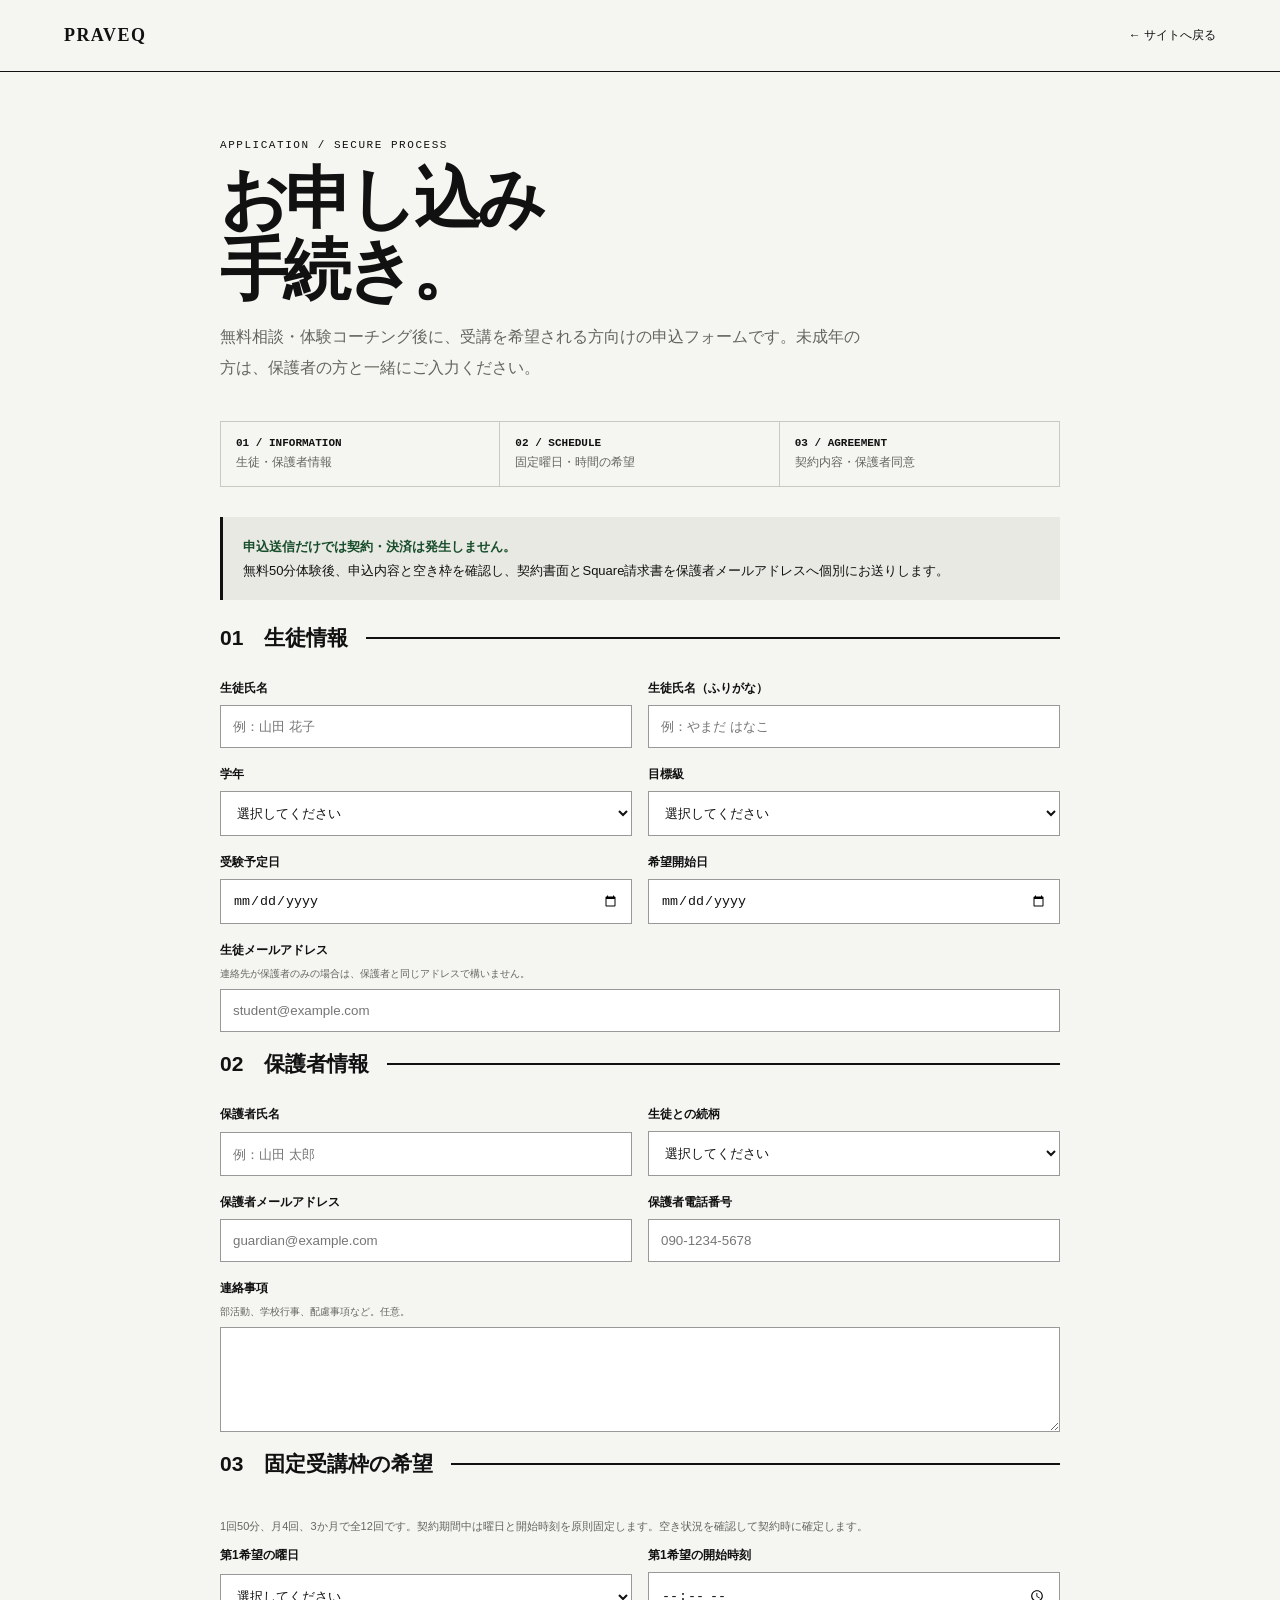
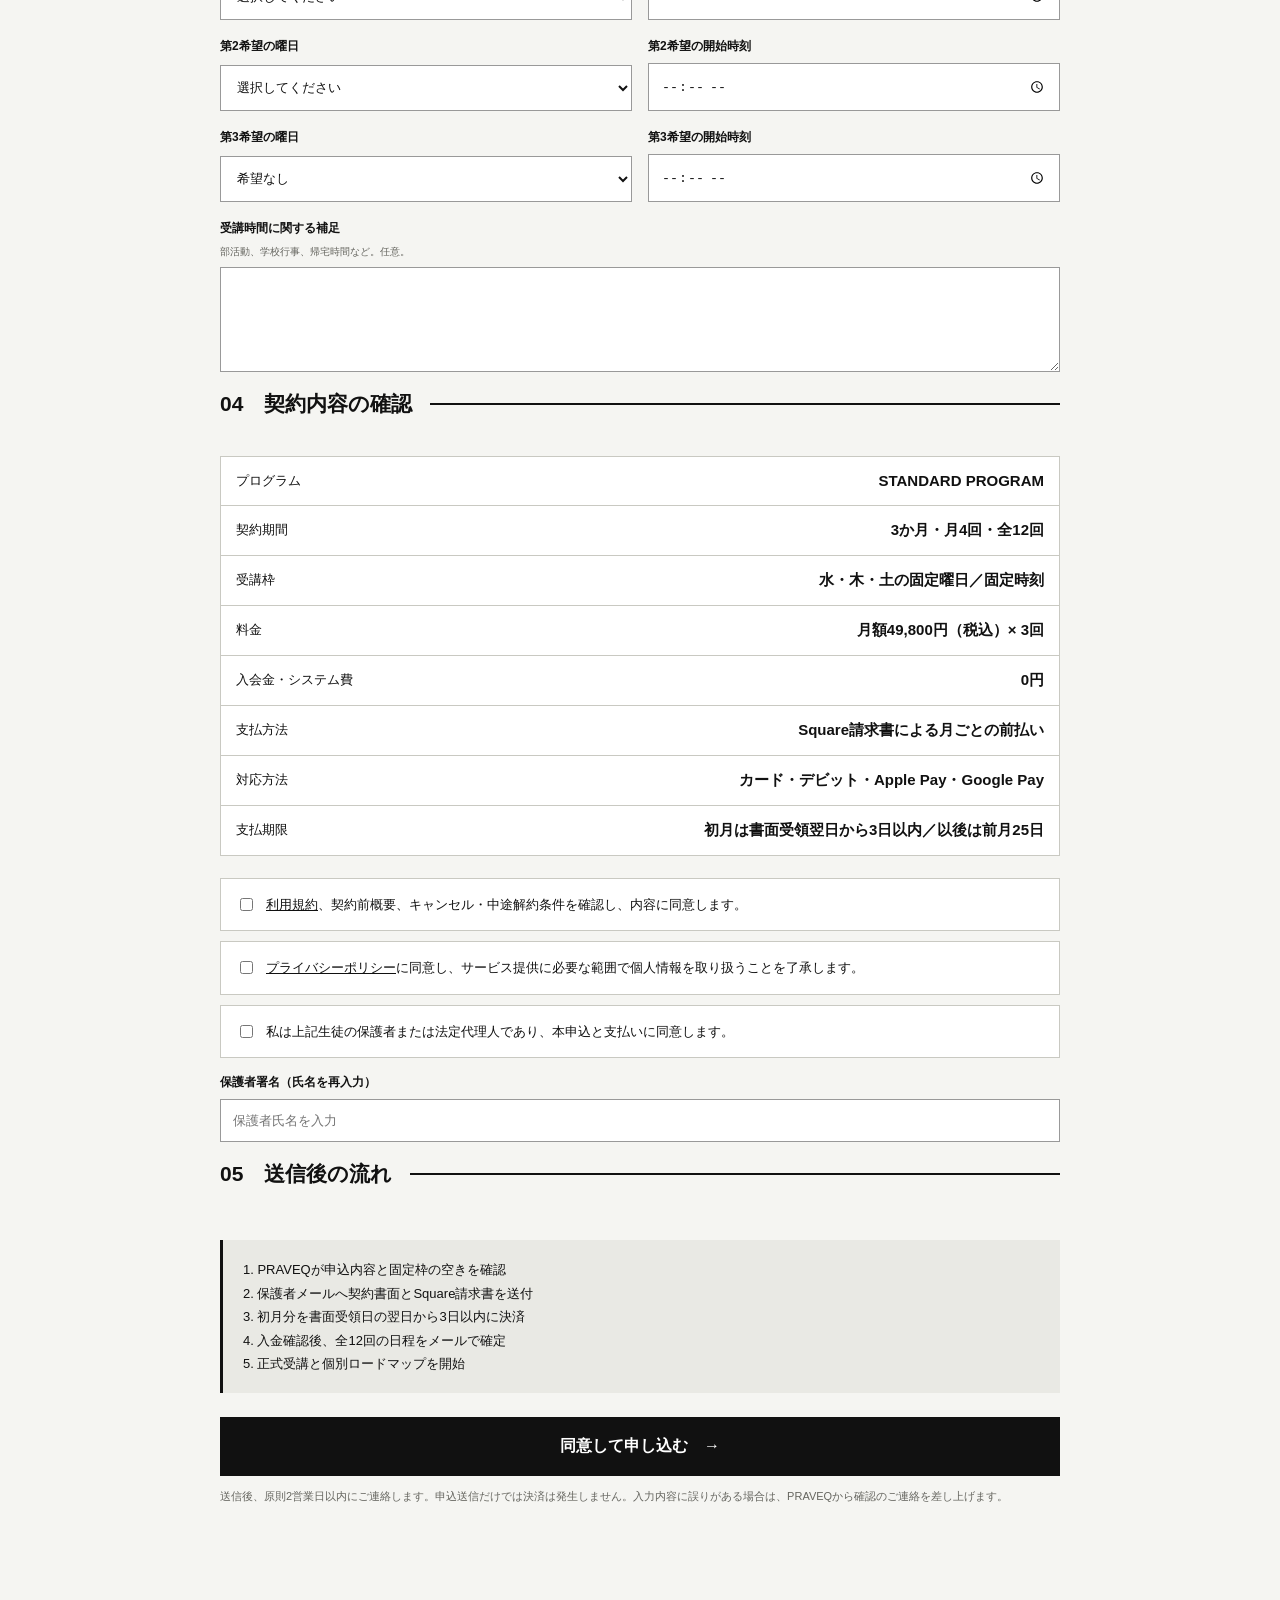
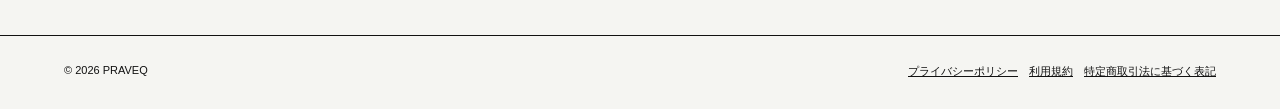
<file: application.html>
<!doctype html>
<html lang="ja">
<head><link rel="icon" type="image/svg+xml" href="/eiken-roadmap/praveq-logo.svg">
  <meta charset="utf-8">
  <meta name="viewport" content="width=device-width,initial-scale=1">
  <meta name="description" content="PRAVEQ 英検メンターのお申し込み手続き。保護者同意、受講日時、契約内容、Square請求のご案内。">
  <title>お申し込み｜PRAVEQ 英検メンター</title>
  <style>
    :root{--ink:#111;--paper:#f5f5f2;--soft:#e9e9e4;--line:#c9c9c2;--muted:#65655f;--ok:#174d2a}
    *{box-sizing:border-box}html{scroll-behavior:smooth}body{margin:0;background:var(--paper);color:var(--ink);font-family:-apple-system,BlinkMacSystemFont,"Noto Sans JP","Hiragino Sans","Yu Gothic",sans-serif}
    a{color:inherit}.header{min-height:72px;padding:14px clamp(18px,5vw,72px);display:flex;align-items:center;justify-content:space-between;border-bottom:1px solid var(--ink);background:var(--paper);position:sticky;top:0;z-index:5}.brand{font:800 18px Georgia,serif;letter-spacing:.08em;text-decoration:none}.back{font-size:12px;text-decoration:none}
    .wrap{width:min(840px,calc(100% - 36px));margin:0 auto;padding:56px 0 100px}.eyebrow{font:11px ui-monospace,monospace;letter-spacing:.14em}.hero h1{font-size:clamp(38px,7vw,68px);line-height:1.04;letter-spacing:-.07em;margin:12px 0 18px}.hero>p:not(.eyebrow){color:var(--muted);line-height:1.9;max-width:650px}
    .steps{display:grid;grid-template-columns:repeat(3,1fr);margin:38px 0 30px;border:1px solid var(--line)}.step{padding:15px;border-right:1px solid var(--line);font-size:12px;color:var(--muted)}.step:last-child{border:0}.step b{display:block;font:700 11px ui-monospace,monospace;margin-bottom:5px;color:var(--ink)}
    .notice{padding:18px 20px;background:var(--soft);border-left:3px solid var(--ink);line-height:1.8;font-size:13px;margin:24px 0}.notice strong{color:var(--ok)}
    fieldset{border:0;border-top:2px solid var(--ink);padding:28px 0 18px;margin:0}legend{font-weight:800;font-size:21px;padding:0 18px 0 0}.grid{display:grid;grid-template-columns:1fr 1fr;gap:18px 16px}.field{display:grid;gap:8px;font-size:12px;font-weight:700}.field.full{grid-column:1/-1}.field small{font-weight:400;color:var(--muted)}input,select,textarea{width:100%;padding:13px 12px;border:1px solid #999;background:white;border-radius:0;font:16px inherit;color:var(--ink)}textarea{min-height:105px;resize:vertical}input:focus,select:focus,textarea:focus{outline:2px solid #111;outline-offset:1px}
    .choice{display:flex;gap:10px;align-items:flex-start;padding:15px;border:1px solid var(--line);background:#fff;font-size:13px;line-height:1.65}.choice input{width:auto;margin-top:4px}.choice+ .choice{margin-top:10px}.summary{display:grid;gap:1px;background:var(--line);border:1px solid var(--line);margin:10px 0 22px}.summary p{margin:0;padding:15px;background:#fff;display:flex;justify-content:space-between;gap:20px;font-size:13px}.summary strong{font-size:15px}
    .submit{width:100%;border:0;background:#111;color:#fff;padding:19px;font-size:16px;font-weight:800;cursor:pointer}.submit:hover{background:#333}.submit:disabled{opacity:.45;cursor:not-allowed}.fine{font-size:11px;color:var(--muted);line-height:1.7}.success{padding:25px;border:2px solid var(--ok);background:#edf5ef;line-height:1.8;margin-top:25px}.hidden{display:none}
    footer{border-top:1px solid var(--ink);padding:28px clamp(18px,5vw,72px);font-size:11px;display:flex;justify-content:space-between;gap:20px}
    @media(max-width:650px){.wrap{padding-top:38px}.grid{grid-template-columns:1fr}.field.full{grid-column:auto}.steps{grid-template-columns:1fr}.step{border-right:0;border-bottom:1px solid var(--line)}.step:last-child{border-bottom:0}.summary p{display:grid;gap:5px}}
  </style>
</head>
<body>
  <header class="header"><a class="brand" href="./">PRAVEQ</a><a class="back" href="./">← サイトへ戻る</a></header>
  <main class="wrap">
    <section class="hero">
      <p class="eyebrow">APPLICATION / SECURE PROCESS</p>
      <h1>お申し込み<br>手続き。</h1>
      <p>無料相談・体験コーチング後に、受講を希望される方向けの申込フォームです。未成年の方は、保護者の方と一緒にご入力ください。</p>
    </section>
    <div class="steps"><div class="step"><b>01 / INFORMATION</b>生徒・保護者情報</div><div class="step"><b>02 / SCHEDULE</b>固定曜日・時間の希望</div><div class="step"><b>03 / AGREEMENT</b>契約内容・保護者同意</div></div>
    <div class="notice"><strong>申込送信だけでは契約・決済は発生しません。</strong><br>無料50分体験後、申込内容と空き枠を確認し、契約書面とSquare請求書を保護者メールアドレスへ個別にお送りします。</div>

    <form action="https://formsubmit.co/praveq.mentor@gmail.com" method="POST" id="application-form">
      <input type="hidden" name="_subject" value="【PRAVEQ】受講申込・保護者同意">
      <input type="hidden" name="_next" value="https://shu-polyglot.github.io/eiken-roadmap/application.html?submitted=1">
      <input type="hidden" name="_template" value="table">
      <input type="hidden" name="payment_method" value="Square請求書（カード・デビット・Apple Pay・Google Pay）">
      <input type="text" name="_honey" class="hidden" tabindex="-1" autocomplete="off">

      <fieldset><legend>01　生徒情報</legend>
        <div class="grid">
          <label class="field">生徒氏名<input name="student_name" required autocomplete="name" placeholder="例：山田 花子"></label>
          <label class="field">生徒氏名（ふりがな）<input name="student_name_kana" required placeholder="例：やまだ はなこ"></label>
          <label class="field">学年<select name="grade_year" required><option value="">選択してください</option><option>高校1年</option><option>高校2年</option><option>高校3年</option><option>既卒・その他</option></select></label>
          <label class="field">目標級<select name="target_level" required><option value="">選択してください</option><option>英検®2級</option><option>英検®準1級</option></select></label>
          <label class="field">受験予定日<input name="exam_date" type="date"></label>
          <label class="field">希望開始日<input name="start_date" type="date" required></label>
          <label class="field full">生徒メールアドレス <small>連絡先が保護者のみの場合は、保護者と同じアドレスで構いません。</small><input name="student_email" type="email" required autocomplete="email" placeholder="student@example.com"></label>
        </div>
      </fieldset>

      <fieldset><legend>02　保護者情報</legend>
        <div class="grid">
          <label class="field">保護者氏名<input name="guardian_name" required autocomplete="name" placeholder="例：山田 太郎"></label>
          <label class="field">生徒との続柄<select name="relationship" required><option value="">選択してください</option><option>父</option><option>母</option><option>祖父母</option><option>その他の法定代理人</option></select></label>
          <label class="field">保護者メールアドレス<input name="guardian_email" type="email" required autocomplete="email" placeholder="guardian@example.com"></label>
          <label class="field">保護者電話番号<input name="guardian_phone" type="tel" required autocomplete="tel" inputmode="tel" placeholder="090-1234-5678"></label>
          <label class="field full">連絡事項 <small>部活動、学校行事、配慮事項など。任意。</small><textarea name="notes"></textarea></label>
        </div>
      </fieldset>

      <fieldset><legend>03　固定受講枠の希望</legend>
        <p class="fine">1回50分、月4回、3か月で全12回です。契約期間中は曜日と開始時刻を原則固定します。空き状況を確認して契約時に確定します。</p>
        <div class="grid">
          <label class="field">第1希望の曜日<select name="schedule_day_1" required><option value="">選択してください</option><option>水曜日</option><option>木曜日</option><option>土曜日</option></select></label>
          <label class="field">第1希望の開始時刻<input name="schedule_time_1" type="time" required></label>
          <label class="field">第2希望の曜日<select name="schedule_day_2" required><option value="">選択してください</option><option>水曜日</option><option>木曜日</option><option>土曜日</option></select></label>
          <label class="field">第2希望の開始時刻<input name="schedule_time_2" type="time" required></label>
          <label class="field">第3希望の曜日<select name="schedule_day_3"><option value="">希望なし</option><option>水曜日</option><option>木曜日</option><option>土曜日</option></select></label>
          <label class="field">第3希望の開始時刻<input name="schedule_time_3" type="time"></label>
          <label class="field full">受講時間に関する補足 <small>部活動、学校行事、帰宅時間など。任意。</small><textarea name="schedule_notes"></textarea></label>
        </div>
      </fieldset>

      <fieldset><legend>04　契約内容の確認</legend>
        <div class="summary">
          <p><span>プログラム</span><strong>STANDARD PROGRAM</strong></p>
          <p><span>契約期間</span><strong>3か月・月4回・全12回</strong></p>
          <p><span>受講枠</span><strong>水・木・土の固定曜日／固定時刻</strong></p>
          <p><span>料金</span><strong>月額49,800円（税込）× 3回</strong></p>
          <p><span>入会金・システム費</span><strong>0円</strong></p>
          <p><span>支払方法</span><strong>Square請求書による月ごとの前払い</strong></p>
          <p><span>対応方法</span><strong>カード・デビット・Apple Pay・Google Pay</strong></p>
          <p><span>支払期限</span><strong>初月は書面受領翌日から3日以内／以後は前月25日</strong></p>
        </div>
        <label class="choice"><input type="checkbox" name="terms_agreed" value="同意済み" required><span><a href="terms.html" target="_blank">利用規約</a>、契約前概要、キャンセル・中途解約条件を確認し、内容に同意します。</span></label>
        <label class="choice"><input type="checkbox" name="privacy_agreed" value="同意済み" required><span><a href="privacy.html" target="_blank">プライバシーポリシー</a>に同意し、サービス提供に必要な範囲で個人情報を取り扱うことを了承します。</span></label>
        <label class="choice"><input type="checkbox" name="guardian_consent" value="保護者同意済み" required><span>私は上記生徒の保護者または法定代理人であり、本申込と支払いに同意します。</span></label>
        <label class="field" style="margin-top:16px">保護者署名（氏名を再入力）<input id="guardian-signature" name="guardian_signature" required placeholder="保護者氏名を入力"></label>
      </fieldset>

      <fieldset><legend>05　送信後の流れ</legend>
        <div class="notice">1. PRAVEQが申込内容と固定枠の空きを確認<br>2. 保護者メールへ契約書面とSquare請求書を送付<br>3. 初月分を書面受領日の翌日から3日以内に決済<br>4. 入金確認後、全12回の日程をメールで確定<br>5. 正式受講と個別ロードマップを開始</div>
        <button class="submit" type="submit">同意して申し込む　→</button>
        <p class="fine">送信後、原則2営業日以内にご連絡します。申込送信だけでは決済は発生しません。入力内容に誤りがある場合は、PRAVEQから確認のご連絡を差し上げます。</p>
      </fieldset>
    </form>
    <section id="success" class="success hidden"><strong>お申し込みを受け付けました。</strong><br>内容と空き枠を確認し、保護者メールアドレスへ契約書面とSquare請求書をご案内します。この画面を閉じてお待ちください。</section>
  </main>
  <footer><span>© 2026 PRAVEQ</span><span><a href="privacy.html">プライバシーポリシー</a>　<a href="terms.html">利用規約</a>　<a href="tokushoho.html">特定商取引法に基づく表記</a></span></footer>
  <script>
    const params=new URLSearchParams(location.search);
    if(params.has('submitted')){document.querySelector('#application-form').classList.add('hidden');document.querySelector('#success').classList.remove('hidden');document.querySelector('#success').scrollIntoView({behavior:'smooth'})}
    const form=document.querySelector('#application-form');
    form?.addEventListener('submit',e=>{const guardian=form.elements.guardian_name.value.trim();const signature=form.elements.guardian_signature.value.trim();if(guardian!==signature){e.preventDefault();alert('保護者署名は、保護者氏名と同じ氏名を入力してください。');form.elements.guardian_signature.focus()}});
  </script>
</body>
</html>
</file>
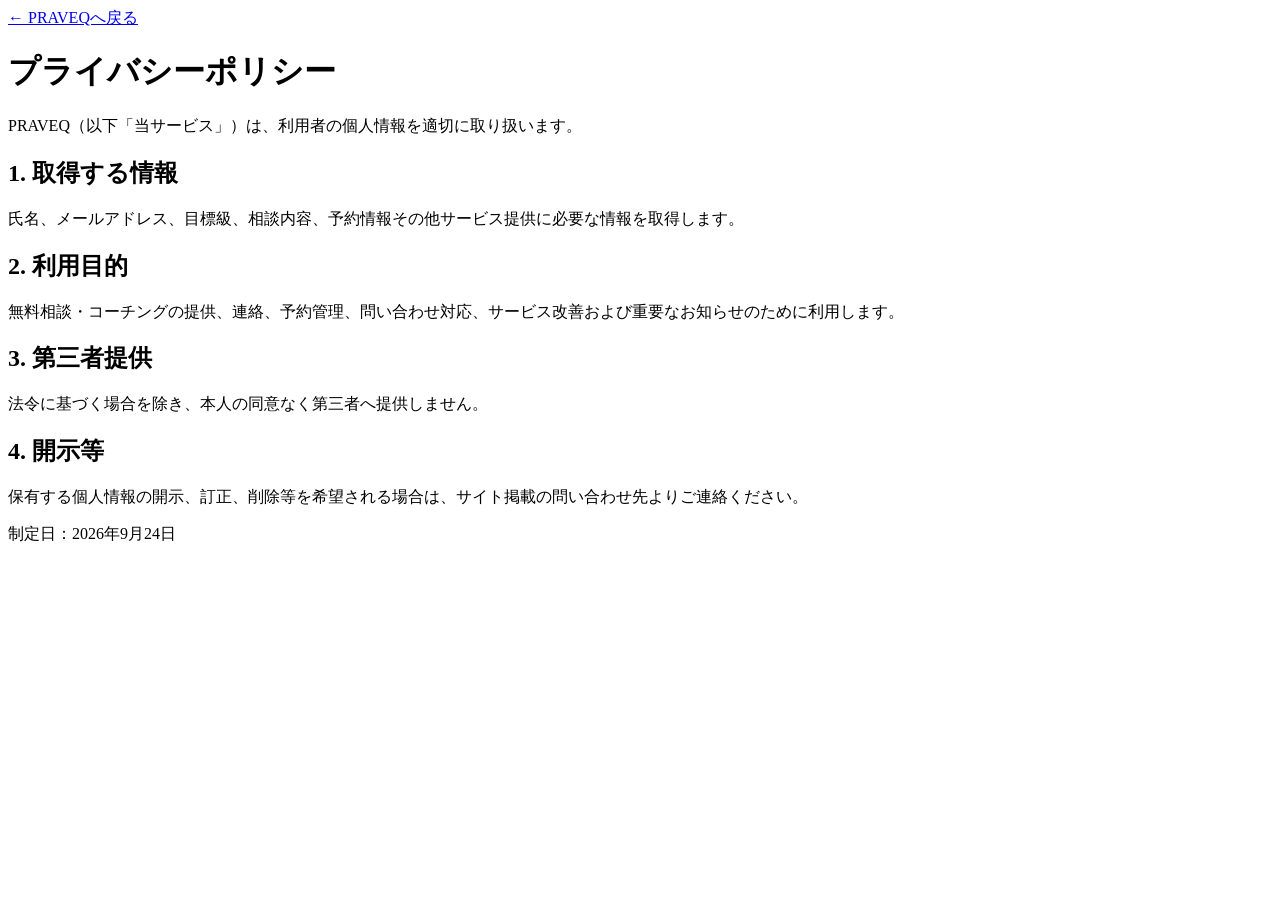
<file: privacy.html>
<!doctype html><html lang="ja"><head><link rel="icon" type="image/svg+xml" href="/eiken-roadmap/praveq-logo.svg"><meta charset="UTF-8"><meta name="viewport" content="width=device-width,initial-scale=1"><title>プライバシーポリシー｜PRAVEQ</title></head><body><main><a href="./">← PRAVEQへ戻る</a><h1>プライバシーポリシー</h1><p>PRAVEQ（以下「当サービス」）は、利用者の個人情報を適切に取り扱います。</p><h2>1. 取得する情報</h2><p>氏名、メールアドレス、目標級、相談内容、予約情報その他サービス提供に必要な情報を取得します。</p><h2>2. 利用目的</h2><p>無料相談・コーチングの提供、連絡、予約管理、問い合わせ対応、サービス改善および重要なお知らせのために利用します。</p><h2>3. 第三者提供</h2><p>法令に基づく場合を除き、本人の同意なく第三者へ提供しません。</p><h2>4. 開示等</h2><p>保有する個人情報の開示、訂正、削除等を希望される場合は、サイト掲載の問い合わせ先よりご連絡ください。</p><p>制定日：2026年9月24日</p></main></body></html>
</file>
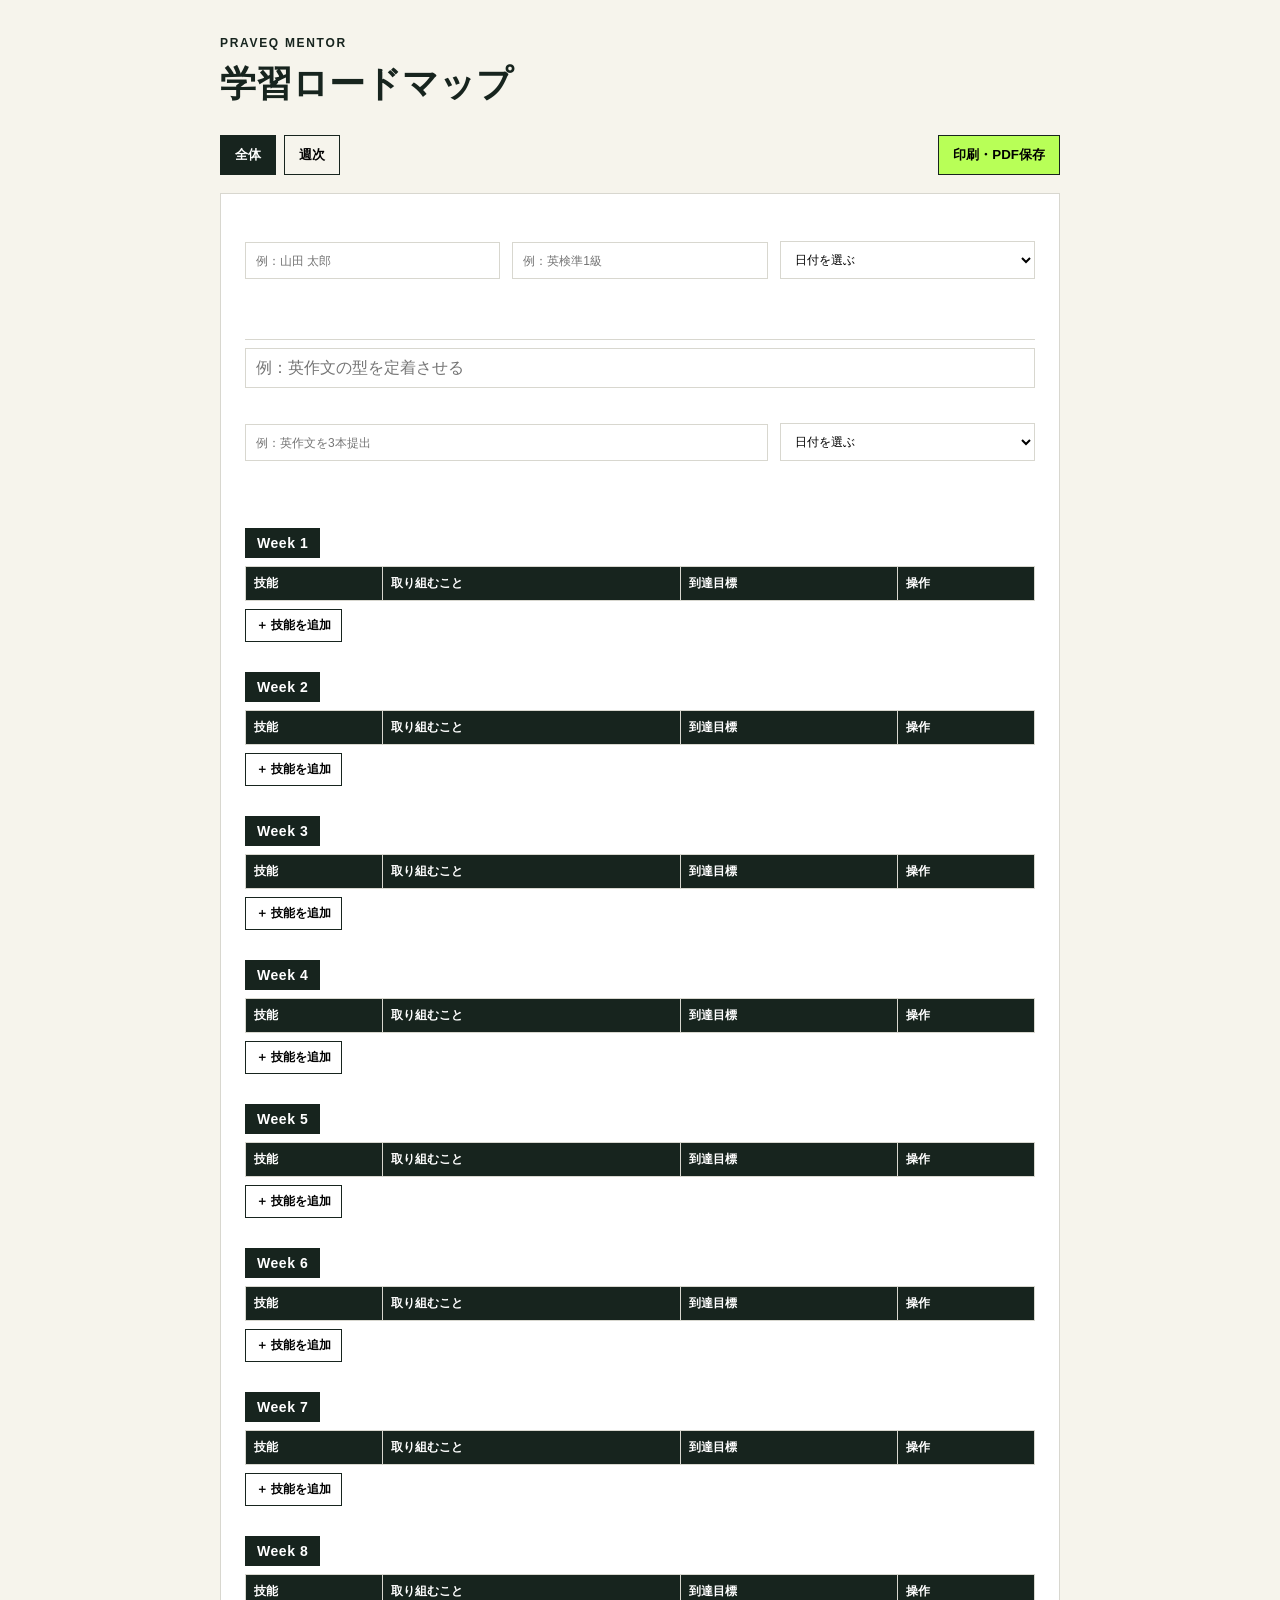
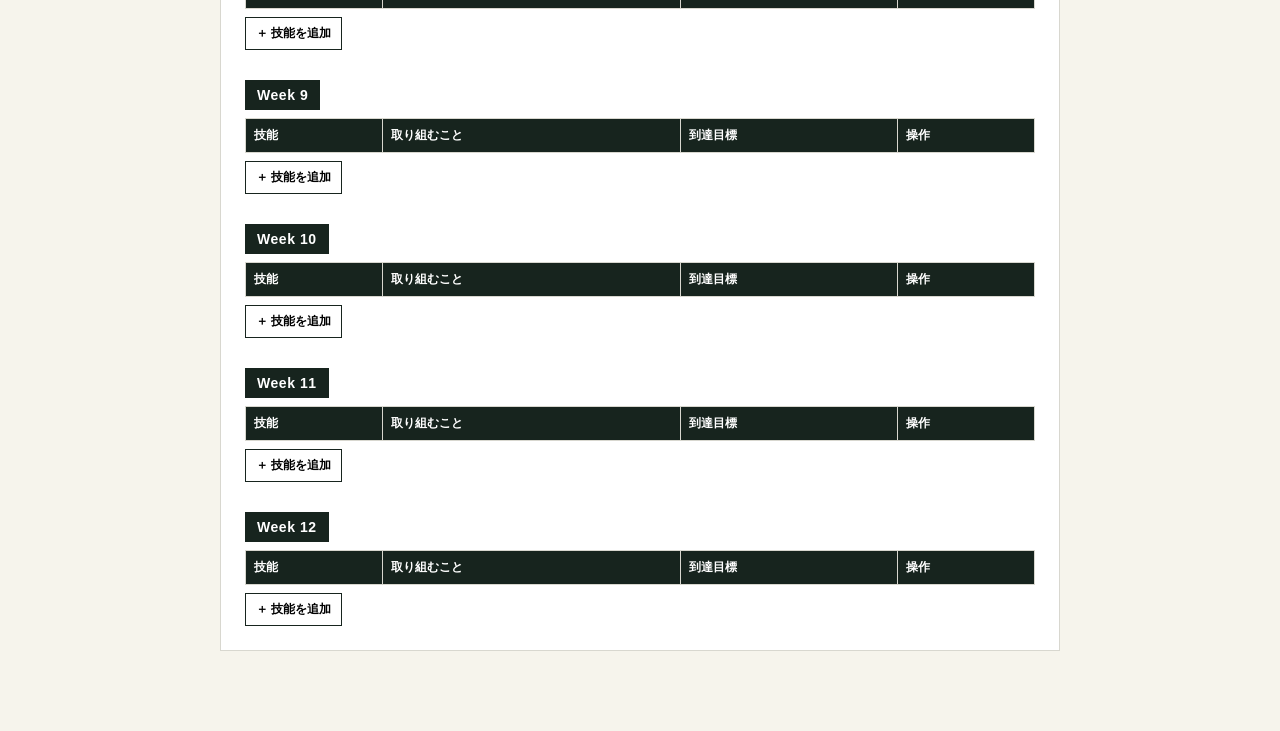
<file: roadmap.html>
<!doctype html>
<html lang="ja">
<head>
  <meta charset="UTF-8" />
  <meta name="viewport" content="width=device-width, initial-scale=1.0" />
  <title>PRAVEQ｜学習ロードマップ</title>
  <style>
    :root{--ink:#17241e;--paper:#f6f4ec;--line:#d8d7cf;--accent:#b8ff57}*{box-sizing:border-box}body{margin:0;background:var(--paper);color:var(--ink);font-family:-apple-system,BlinkMacSystemFont,"Noto Sans JP",sans-serif}.wrap{max-width:880px;margin:auto;padding:36px 20px 80px}.brand{font-size:12px;font-weight:800;letter-spacing:.14em}.title{font-size:36px;margin:10px 0 26px}.tools{display:flex;justify-content:space-between;gap:10px;margin-bottom:18px}.tabs{display:flex;gap:8px}button{border:1px solid var(--ink);background:transparent;padding:10px 14px;font-weight:700;cursor:pointer}.active{background:var(--ink);color:#fff}.save{background:var(--accent)}.add,.remove{margin-top:8px;padding:7px 10px;font-size:12px}.remove{margin:0;border-color:#b83a3a;color:#a52f2f}.panel{display:none}.panel.active{display:block}.card{background:#fff;border:1px solid var(--line);padding:24px}.meta{display:grid;grid-template-columns:repeat(3,1fr);gap:12px;margin-bottom:25px}label{display:grid;gap:6px;font-size:12px;font-weight:700}input,select{width:100%;border:1px solid var(--line);padding:10px;font:inherit;font-weight:400;background:#fff}h2{font-size:18px;margin:28px 0 8px;border-bottom:1px solid var(--line);padding-bottom:8px}h2:first-child{margin-top:0}.week-title{display:table;margin:30px 0 8px;padding:7px 12px;background:var(--ink);color:#fff;border:0;font-size:14px;letter-spacing:.04em}.week-title:first-child{margin-top:0}table{width:100%;border-collapse:collapse}th,td{border:1px solid var(--line);padding:8px;text-align:left}th{background:var(--ink);color:#fff;font-size:12px}td:first-child{width:120px;font-weight:800}td:last-child{width:64px;text-align:center}td input,td select{border:0;padding:2px}@media(max-width:600px){.meta{grid-template-columns:1fr}.tools{flex-direction:column}.card{padding:16px}}@media print{body{background:#fff}.wrap{padding:0;max-width:none}.tools,.add,.remove{display:none}.panel{display:none!important}.panel.active{display:block!important}.card{border:0;padding:0}}
  </style>
</head>
<body>
  <main class="wrap">
    <div class="brand">PRAVEQ MENTOR</div>
    <h1 class="title">学習ロードマップ</h1>
    <div class="tools"><div class="tabs"><button class="tab active" data-panel="roadmap">全体</button><button class="tab" data-panel="weekly">週次</button></div><button class="save" onclick="window.print()">印刷・PDF保存</button></div>

    <section id="roadmap" class="panel active"><div class="card">
      <div class="meta"><label>生徒名<input data-save="name" placeholder="例：山田 太郎" /></label><label>目標級<input data-save="level" placeholder="例：英検準1級" /></label><label>受験日<select data-save="exam" data-date-select></select></label></div>
      <h2>いま最重要の課題</h2><input data-save="roadmapPriority" placeholder="例：英作文の型を定着させる" />
      <div class="meta" style="margin-top:12px"><label style="grid-column:span 2">次回までの行動<input data-save="roadmapNext" placeholder="例：英作文を3本提出" /></label><label>期限<select data-save="roadmapDeadline" data-date-select></select></label></div>
      <p style="font-size:13px;margin:0 0 24px"><strong>R＝Reading　L＝Listening　W＝Writing　S＝Speaking</strong></p>
      <div id="months"></div>
    </div></section>

    <section id="weekly" class="panel"><div class="card">
      <div class="meta"><label>対象週<input data-save="week" placeholder="例：10/1〜10/7" /></label><label>生徒名<input data-save="weekName" placeholder="例：山田 太郎" /></label><label>目標級<input data-save="weekLevel" placeholder="例：英検準1級" /></label></div>
      <h2>いま最重要の課題</h2><input data-save="weekPriority" placeholder="例：リスニングの正答率を上げる" />
      <div class="meta" style="margin-top:12px"><label style="grid-column:span 2">次回までの行動<input data-save="weekNext" placeholder="例：過去問リスニングを2回分実施" /></label><label>期限<select data-save="weekDeadline" data-date-select></select></label></div>
      <p style="font-size:13px;margin:0 0 18px"><strong>R＝Reading　L＝Listening　W＝Writing　S＝Speaking</strong></p>
      <h2>今週</h2><table><thead><tr><th>技能</th><th>取り組むこと</th><th>できたこと・課題</th><th>操作</th></tr></thead><tbody id="weeklyRows"></tbody></table><button class="add" onclick="addRow('weekly')">＋ 技能を追加</button>
      <h2>来週</h2><table><thead><tr><th>技能</th><th>取り組むこと</th><th>操作</th></tr></thead><tbody id="nextRows"></tbody></table><button class="add" onclick="addRow('next')">＋ 技能を追加</button>
    </div></section>
  </main>
  <script>
    const store='praveq-roadmap-minimal-v1',data=JSON.parse(localStorage.getItem(store)||'{}'),save=()=>localStorage.setItem(store,JSON.stringify(data));
    const populateDates=()=>document.querySelectorAll('[data-date-select]').forEach(select=>{const today=new Date();select.innerHTML='<option value="">日付を選ぶ</option>';for(let i=0;i<731;i++){const d=new Date(today);d.setDate(today.getDate()+i);const value=`${d.getFullYear()}/${d.getMonth()+1}/${d.getDate()}`;const weekday='日月火水木金土'[d.getDay()];select.insertAdjacentHTML('beforeend',`<option value="${value}">${value}（${weekday}）</option>`);}});
    const bind=()=>document.querySelectorAll('[data-save]').forEach(el=>{el.value=data[el.dataset.save]||'';el.oninput=el.onchange=()=>{data[el.dataset.save]=el.value;save()}});
    const skills=['R｜Reading','L｜Listening','W｜Writing','S｜Speaking'];
    const skillOptions=()=>'<option value="">技能を選ぶ</option>'+skills.map(skill=>`<option value="${skill}">${skill}</option>`).join('');
    const rowHtml=(group,index,kind)=>kind==='overall'?`<tr><td><select data-save="${group}-${index}-skill">${skillOptions()}</select></td><td><input data-save="${group}-${index}-plan" placeholder="例：今週やること" /></td><td><input data-save="${group}-${index}-goal" placeholder="例：到達ライン" /></td><td><button class="remove" onclick="removeRow('${group}',${index})">削除</button></td></tr>`:kind==='weekly'?`<tr><td><select data-save="${group}-${index}-skill">${skillOptions()}</select></td><td><input data-save="${group}-${index}-plan" placeholder="例：今週やること" /></td><td><input data-save="${group}-${index}-result" placeholder="例：できたこと・課題" /></td><td><button class="remove" onclick="removeRow('${group}',${index})">削除</button></td></tr>`:`<tr><td><select data-save="${group}-${index}-skill">${skillOptions()}</select></td><td><input data-save="${group}-${index}-plan" placeholder="例：来週やること" /></td><td><button class="remove" onclick="removeRow('${group}',${index})">削除</button></td></tr>`;
    const renderGroup=(target,group,kind)=>{const count=Number(data[`${group}-count`]||0);document.querySelector(`#${target}`).innerHTML=Array.from({length:count},(_,i)=>i).filter(i=>!data[`${group}-${i}-deleted`]).map(i=>rowHtml(group,i,kind)).join('')};
    function addRow(group){data[`${group}-count`]=Number(data[`${group}-count`]||0)+1;save();renderAll()}
    function removeRow(group,index){data[`${group}-${index}-deleted`]=true;save();renderAll()}
    function renderAll(){document.querySelector('#months').innerHTML=Array.from({length:12},(_,i)=>i+1).map(week=>`<h2 class="week-title">Week ${week}</h2><table><thead><tr><th>技能</th><th>取り組むこと</th><th>到達目標</th><th>操作</th></tr></thead><tbody id="overall-${week}-rows"></tbody></table><button class="add" onclick="addRow('overall-${week}')">＋ 技能を追加</button>`).join('');Array.from({length:12},(_,i)=>i+1).forEach(week=>renderGroup(`overall-${week}-rows`,`overall-${week}`,'overall'));renderGroup('weeklyRows','weekly','weekly');renderGroup('nextRows','next','next');bind()}
    populateDates();renderAll();bind();document.querySelectorAll('.tab').forEach(tab=>tab.onclick=()=>{document.querySelectorAll('.tab,.panel').forEach(x=>x.classList.remove('active'));tab.classList.add('active');document.querySelector('#'+tab.dataset.panel).classList.add('active')});
  </script>
</body>
</html>
</file>
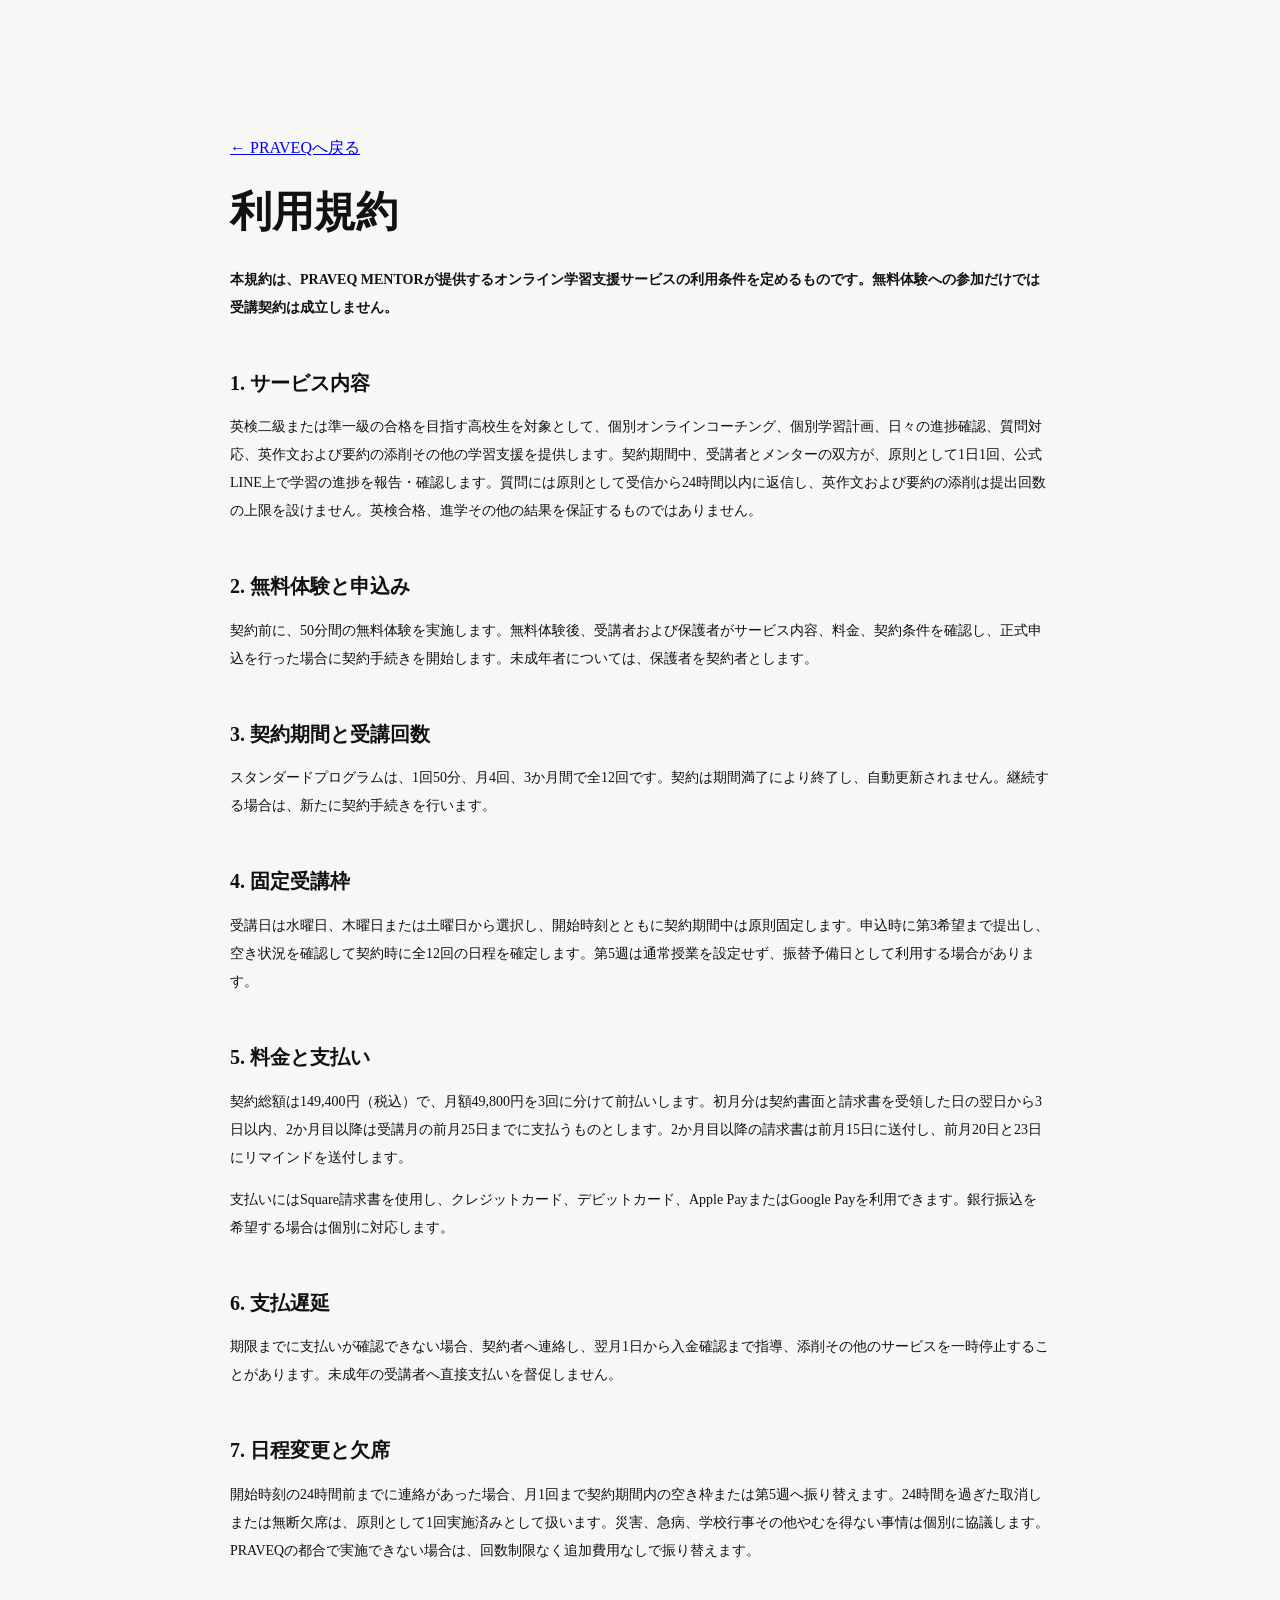
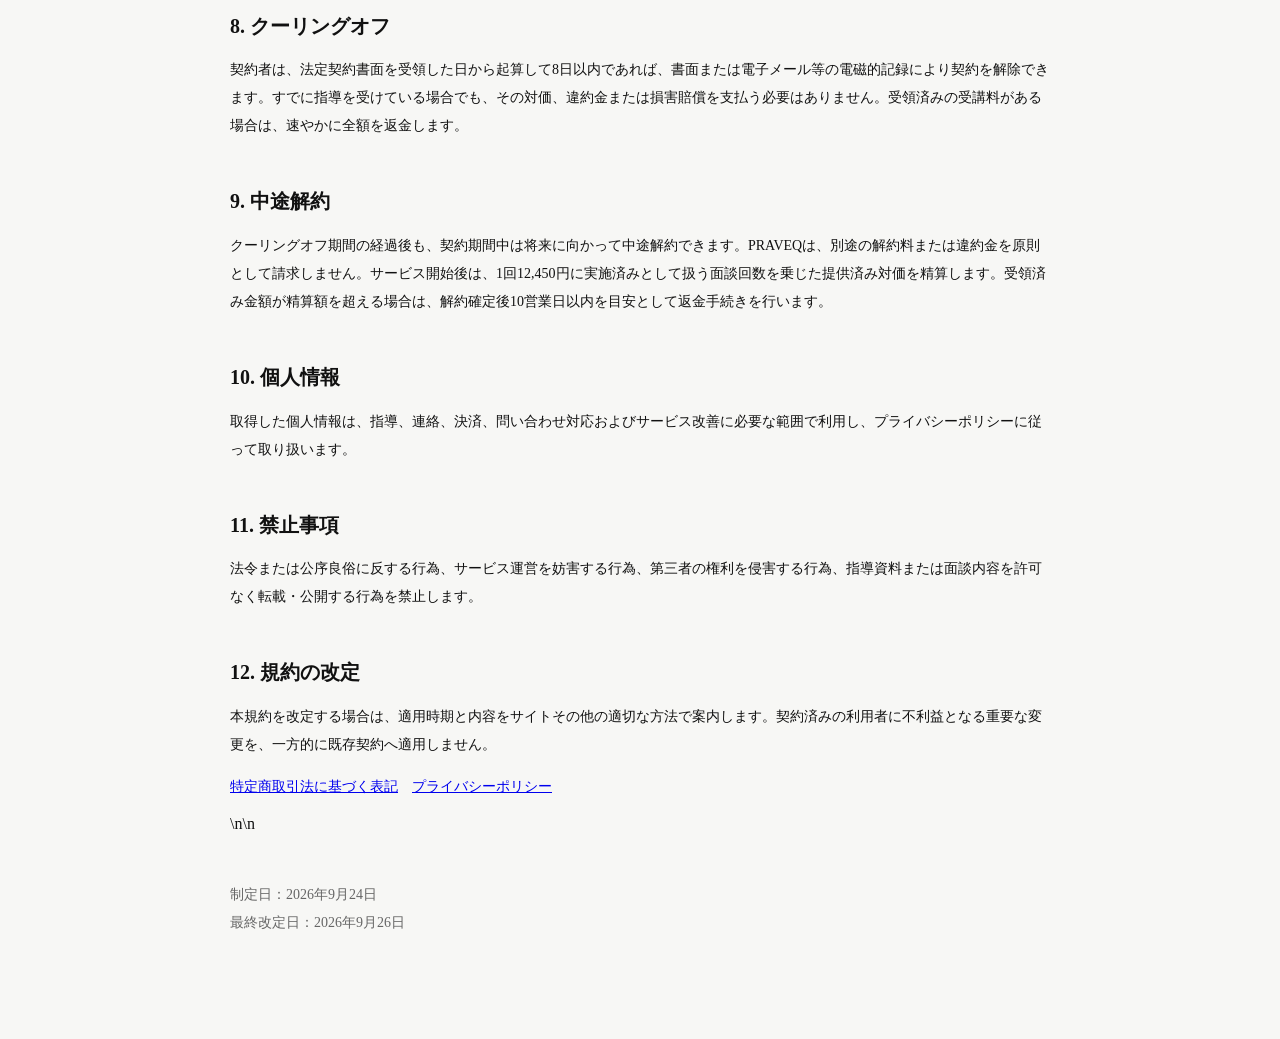
<file: terms.html>
<!doctype html>
<html lang="ja">
<head><link rel="icon" type="image/svg+xml" href="/eiken-roadmap/praveq-logo.svg">
  <meta charset="UTF-8">
  <meta name="viewport" content="width=device-width,initial-scale=1">
  <meta name="description" content="PRAVEQ MENTORの利用規約。契約期間、料金、固定受講枠、振替、クーリングオフ、中途解約について定めています。">
  <title>利用規約｜PRAVEQ</title>
  <link rel="stylesheet" href="monochrome.css">
  <style>body{background:#f7f7f5;color:#111}.legal{max-width:820px;margin:auto;padding:130px 28px 80px}.legal h1{font-size:42px;line-height:1.2}.legal h2{margin-top:48px;font-size:20px}.legal p,.legal li{font-size:14px;line-height:2}.legal a{text-decoration:underline}.lead{font-weight:700}.meta{color:#666;margin-top:48px}</style>
</head>
<body>
<main class="legal">
  <a href="./">← PRAVEQへ戻る</a>
  <h1>利用規約</h1>
  <p class="lead">本規約は、PRAVEQ MENTORが提供するオンライン学習支援サービスの利用条件を定めるものです。無料体験への参加だけでは受講契約は成立しません。</p>

  <h2>1. サービス内容</h2>
  <p>英検二級または準一級の合格を目指す高校生を対象として、個別オンラインコーチング、個別学習計画、日々の進捗確認、質問対応、英作文および要約の添削その他の学習支援を提供します。契約期間中、受講者とメンターの双方が、原則として1日1回、公式LINE上で学習の進捗を報告・確認します。質問には原則として受信から24時間以内に返信し、英作文および要約の添削は提出回数の上限を設けません。英検合格、進学その他の結果を保証するものではありません。</p>

  <h2>2. 無料体験と申込み</h2>
  <p>契約前に、50分間の無料体験を実施します。無料体験後、受講者および保護者がサービス内容、料金、契約条件を確認し、正式申込を行った場合に契約手続きを開始します。未成年者については、保護者を契約者とします。</p>

  <h2>3. 契約期間と受講回数</h2>
  <p>スタンダードプログラムは、1回50分、月4回、3か月間で全12回です。契約は期間満了により終了し、自動更新されません。継続する場合は、新たに契約手続きを行います。</p>

  <h2>4. 固定受講枠</h2>
  <p>受講日は水曜日、木曜日または土曜日から選択し、開始時刻とともに契約期間中は原則固定します。申込時に第3希望まで提出し、空き状況を確認して契約時に全12回の日程を確定します。第5週は通常授業を設定せず、振替予備日として利用する場合があります。</p>

  <h2>5. 料金と支払い</h2>
  <p>契約総額は149,400円（税込）で、月額49,800円を3回に分けて前払いします。初月分は契約書面と請求書を受領した日の翌日から3日以内、2か月目以降は受講月の前月25日までに支払うものとします。2か月目以降の請求書は前月15日に送付し、前月20日と23日にリマインドを送付します。</p>
  <p>支払いにはSquare請求書を使用し、クレジットカード、デビットカード、Apple PayまたはGoogle Payを利用できます。銀行振込を希望する場合は個別に対応します。</p>

  <h2>6. 支払遅延</h2>
  <p>期限までに支払いが確認できない場合、契約者へ連絡し、翌月1日から入金確認まで指導、添削その他のサービスを一時停止することがあります。未成年の受講者へ直接支払いを督促しません。</p>

  <h2>7. 日程変更と欠席</h2>
  <p>開始時刻の24時間前までに連絡があった場合、月1回まで契約期間内の空き枠または第5週へ振り替えます。24時間を過ぎた取消しまたは無断欠席は、原則として1回実施済みとして扱います。災害、急病、学校行事その他やむを得ない事情は個別に協議します。PRAVEQの都合で実施できない場合は、回数制限なく追加費用なしで振り替えます。</p>

  <h2>8. クーリングオフ</h2>
  <p>契約者は、法定契約書面を受領した日から起算して8日以内であれば、書面または電子メール等の電磁的記録により契約を解除できます。すでに指導を受けている場合でも、その対価、違約金または損害賠償を支払う必要はありません。受領済みの受講料がある場合は、速やかに全額を返金します。</p>

  <h2>9. 中途解約</h2>
  <p>クーリングオフ期間の経過後も、契約期間中は将来に向かって中途解約できます。PRAVEQは、別途の解約料または違約金を原則として請求しません。サービス開始後は、1回12,450円に実施済みとして扱う面談回数を乗じた提供済み対価を精算します。受領済み金額が精算額を超える場合は、解約確定後10営業日以内を目安として返金手続きを行います。</p>

  <h2>10. 個人情報</h2>
  <p>取得した個人情報は、指導、連絡、決済、問い合わせ対応およびサービス改善に必要な範囲で利用し、プライバシーポリシーに従って取り扱います。</p>

  <h2>11. 禁止事項</h2>
  <p>法令または公序良俗に反する行為、サービス運営を妨害する行為、第三者の権利を侵害する行為、指導資料または面談内容を許可なく転載・公開する行為を禁止します。</p>

  <h2>12. 規約の改定</h2>
  <p>本規約を改定する場合は、適用時期と内容をサイトその他の適切な方法で案内します。契約済みの利用者に不利益となる重要な変更を、一方的に既存契約へ適用しません。</p>

  <p><a href="tokushoho.html">特定商取引法に基づく表記</a>　<a href="privacy.html">プライバシーポリシー</a></p>\n\n  <p class="meta">制定日：2026年9月24日<br>最終改定日：2026年9月26日</p>
</main>
</body>
</html>
</file>
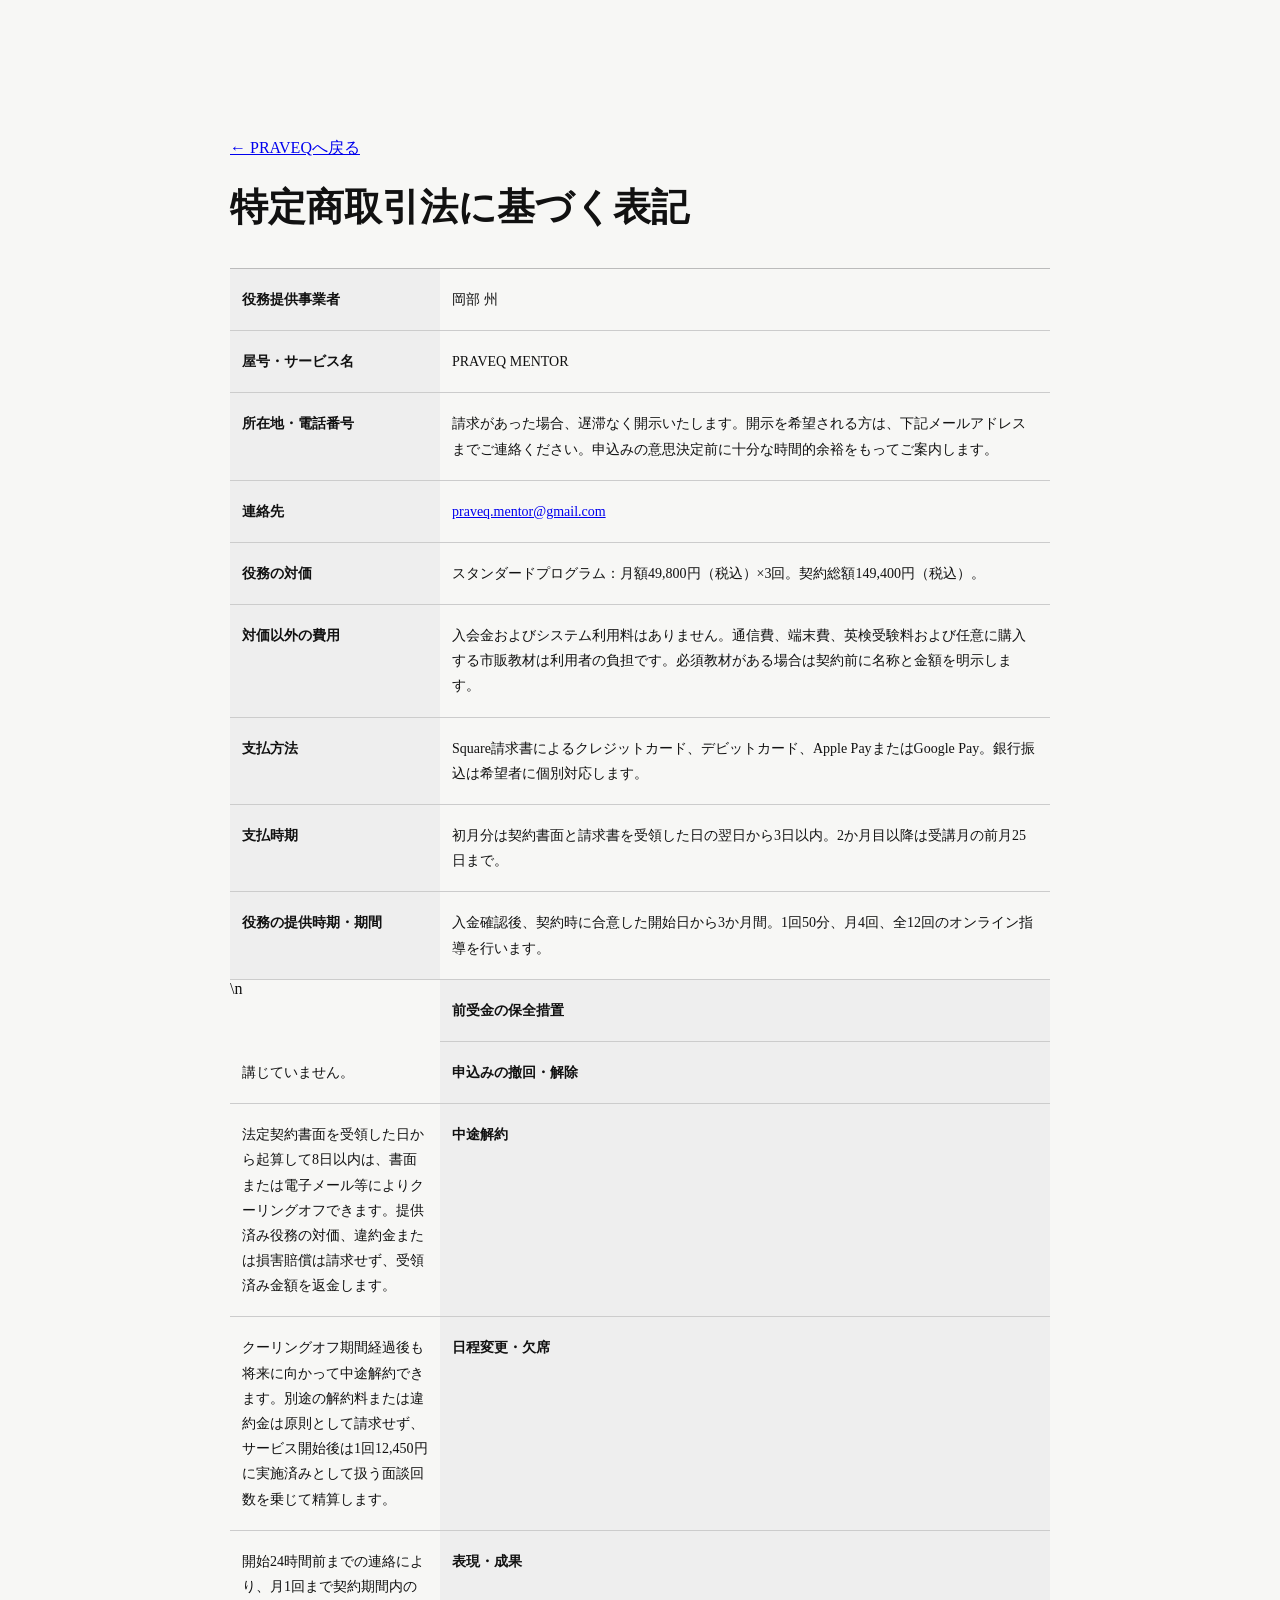
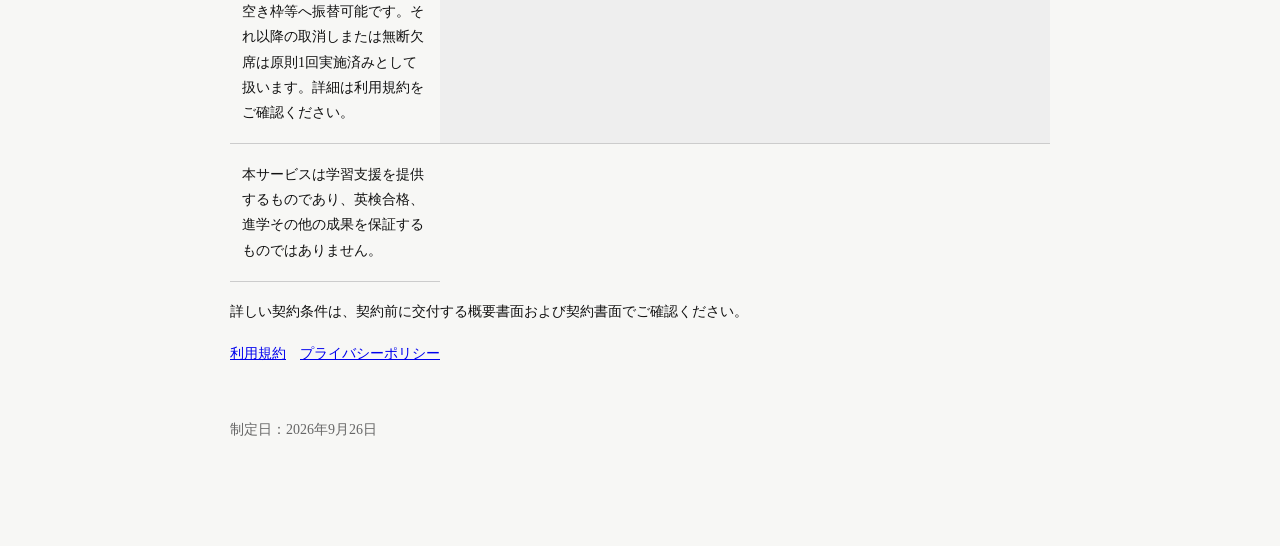
<file: tokushoho.html>
<!doctype html>
<html lang="ja">
<head><link rel="icon" type="image/svg+xml" href="/eiken-roadmap/praveq-logo.svg">
  <meta charset="UTF-8">
  <meta name="viewport" content="width=device-width,initial-scale=1">
  <meta name="description" content="PRAVEQ MENTORの特定商取引法に基づく表記です。">
  <title>特定商取引法に基づく表記｜PRAVEQ</title>
  <link rel="stylesheet" href="monochrome.css">
  <style>body{background:#f7f7f5;color:#111}.legal{max-width:820px;margin:auto;padding:130px 28px 80px}.legal h1{font-size:38px;line-height:1.25}.legal h2{margin-top:42px;font-size:20px}.legal p,.legal li{font-size:14px;line-height:2}.legal a{text-decoration:underline}.legal dl{display:grid;grid-template-columns:210px 1fr;border-top:1px solid #bbb;margin-top:36px}.legal dt,.legal dd{margin:0;padding:18px 12px;border-bottom:1px solid #ccc;font-size:14px;line-height:1.8}.legal dt{font-weight:700;background:#eee}.meta{color:#666;margin-top:48px}@media(max-width:640px){.legal{padding:90px 20px 60px}.legal h1{font-size:30px}.legal dl{grid-template-columns:1fr}.legal dt{border-bottom:0;padding-bottom:4px}.legal dd{padding-top:4px}}</style>
</head>
<body>
<main class="legal">
  <a href="./">← PRAVEQへ戻る</a>
  <h1>特定商取引法に基づく表記</h1>
  <dl>
    <dt>役務提供事業者</dt><dd>岡部 州</dd>
    <dt>屋号・サービス名</dt><dd>PRAVEQ MENTOR</dd>
    <dt>所在地・電話番号</dt><dd>請求があった場合、遅滞なく開示いたします。開示を希望される方は、下記メールアドレスまでご連絡ください。申込みの意思決定前に十分な時間的余裕をもってご案内します。</dd>
    <dt>連絡先</dt><dd><a href="mailto:praveq.mentor@gmail.com">praveq.mentor@gmail.com</a></dd>
    <dt>役務の対価</dt><dd>スタンダードプログラム：月額49,800円（税込）×3回。契約総額149,400円（税込）。</dd>
    <dt>対価以外の費用</dt><dd>入会金およびシステム利用料はありません。通信費、端末費、英検受験料および任意に購入する市販教材は利用者の負担です。必須教材がある場合は契約前に名称と金額を明示します。</dd>
    <dt>支払方法</dt><dd>Square請求書によるクレジットカード、デビットカード、Apple PayまたはGoogle Pay。銀行振込は希望者に個別対応します。</dd>
    <dt>支払時期</dt><dd>初月分は契約書面と請求書を受領した日の翌日から3日以内。2か月目以降は受講月の前月25日まで。</dd>
    <dt>役務の提供時期・期間</dt><dd>入金確認後、契約時に合意した開始日から3か月間。1回50分、月4回、全12回のオンライン指導を行います。</dd>\n    <dt>前受金の保全措置</dt><dd>講じていません。</dd>
    <dt>申込みの撤回・解除</dt><dd>法定契約書面を受領した日から起算して8日以内は、書面または電子メール等によりクーリングオフできます。提供済み役務の対価、違約金または損害賠償は請求せず、受領済み金額を返金します。</dd>
    <dt>中途解約</dt><dd>クーリングオフ期間経過後も将来に向かって中途解約できます。別途の解約料または違約金は原則として請求せず、サービス開始後は1回12,450円に実施済みとして扱う面談回数を乗じて精算します。</dd>
    <dt>日程変更・欠席</dt><dd>開始24時間前までの連絡により、月1回まで契約期間内の空き枠等へ振替可能です。それ以降の取消しまたは無断欠席は原則1回実施済みとして扱います。詳細は利用規約をご確認ください。</dd>
    <dt>表現・成果</dt><dd>本サービスは学習支援を提供するものであり、英検合格、進学その他の成果を保証するものではありません。</dd>
  </dl>
  <p>詳しい契約条件は、契約前に交付する概要書面および契約書面でご確認ください。</p>
  <p><a href="terms.html">利用規約</a>　<a href="privacy.html">プライバシーポリシー</a></p>
  <p class="meta">制定日：2026年9月26日</p>
</main>
</body>
</html>
</file>
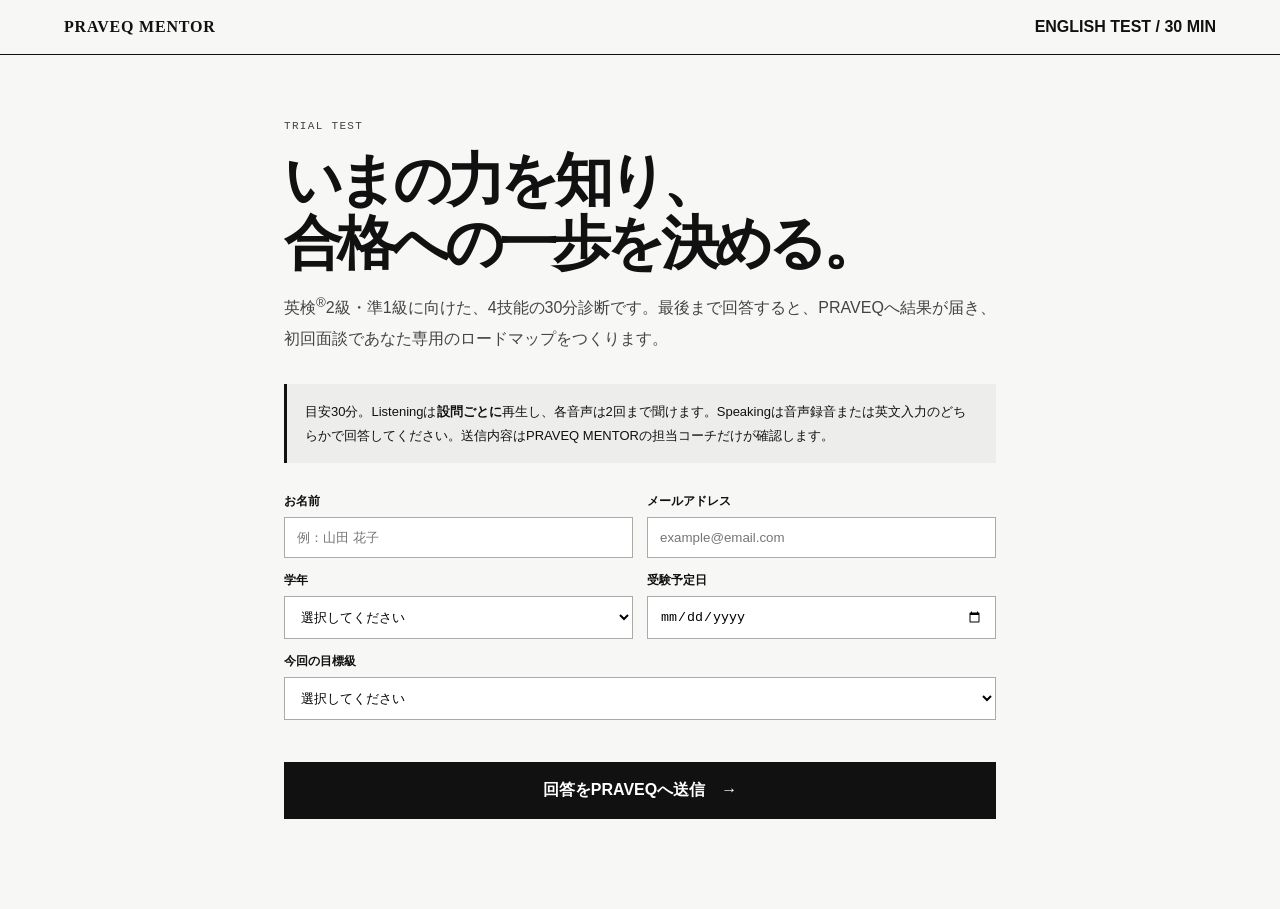
<file: trial.html>
<!doctype html>
<html lang="ja">
<head><link rel="icon" type="image/svg+xml" href="/eiken-roadmap/praveq-logo.svg">
  <meta charset="utf-8">
  <meta name="viewport" content="width=device-width, initial-scale=1">
  <title>PRAVEQ MENTOR｜英検トライアルテスト</title>
  <style>
    :root{--ink:#111;--paper:#f7f7f5;--line:#ddd}*{box-sizing:border-box}body{margin:0;background:var(--paper);color:var(--ink);font-family:-apple-system,BlinkMacSystemFont,"Hiragino Sans","Yu Gothic",sans-serif}.header{padding:18px 5vw;border-bottom:1px solid #111;display:flex;justify-content:space-between;align-items:center;font-weight:800}.brand{font-family:Georgia,serif;letter-spacing:.05em}.wrap{max-width:760px;margin:auto;padding:50px 24px 90px}.eyebrow,.time{font:11px monospace;letter-spacing:.12em}.hero h1{font-size:clamp(34px,6vw,58px);letter-spacing:-.08em;line-height:1.08;margin:12px 0}.hero p{line-height:1.9;color:#444}.notice{padding:16px 18px;border-left:3px solid #111;background:#ededeb;font-size:13px;line-height:1.8;margin:30px 0}.field-grid{display:grid;grid-template-columns:1fr 1fr;gap:14px}.field{display:grid;gap:7px;font-weight:700;font-size:12px}.field.full{grid-column:1/-1}.field input,.field select,.field textarea{font:16px inherit;padding:12px;border:1px solid #aaa;background:#fff;border-radius:0}.field textarea{min-height:130px;resize:vertical}.test{display:none;margin-top:44px}.test.active{display:block}.skill{border-top:2px solid #111;padding:24px 0}.skill-head{display:flex;justify-content:space-between;align-items:baseline}.skill-head h2{font-size:22px;margin:0}.question{margin:20px 0}.question p{margin:0 0 9px;line-height:1.65}.options{display:grid;gap:7px}.option{display:flex;gap:10px;align-items:flex-start;padding:9px 11px;border:1px solid var(--line);background:#fff;font-size:14px;cursor:pointer}.option:hover{border-color:#111}.option input{margin-top:3px}.passage{padding:14px;border-left:2px solid #111;background:#fff;line-height:1.8;font-size:14px}.listen-item{padding:18px 0;border-bottom:1px solid var(--line)}.listen-item:last-child{border-bottom:0}.play{display:inline-flex;align-items:center;gap:8px;background:#111;color:#fff;border:0;padding:13px 16px;font-weight:800;cursor:pointer;font:inherit}.play:hover{background:#333}.play:disabled{background:#999;cursor:not-allowed}.audio-note{font-size:12px;color:#555;margin:9px 0 18px}.speaking-picture{display:block;width:100%;margin:15px 0;border:1px solid #111;background:#fff}.record{padding:16px;background:#ecece8;border:1px solid #ccc}.record button{border:1px solid #111;background:#fff;padding:9px 13px;font-weight:700;cursor:pointer}.record .status{font-size:12px;margin-left:9px}.submit{display:block;width:100%;padding:18px;background:#111;color:#fff;border:0;font-size:16px;font-weight:800;cursor:pointer;margin-top:42px}.submit:hover{background:#333}.hidden{display:none}@media(max-width:600px){.field-grid{grid-template-columns:1fr}.field.full{grid-column:auto}.wrap{padding:35px 18px 70px}.header{font-size:12px}}
  </style>
</head>
<body>
  <header class="header"><span class="brand">PRAVEQ MENTOR</span><span>ENGLISH TEST / 30 MIN</span></header>
  <main class="wrap">
    <section class="hero"><p class="eyebrow">TRIAL TEST</p><h1>いまの力を知り、<br>合格への一歩を決める。</h1><p>英検<sup>®</sup>2級・準1級に向けた、4技能の30分診断です。最後まで回答すると、PRAVEQへ結果が届き、初回面談であなた専用のロードマップをつくります。</p></section>
    <form action="https://formsubmit.co/praveq.mentor@gmail.com" method="POST" enctype="multipart/form-data" id="trial-form">
      <input type="hidden" name="_subject" value="【PRAVEQ MENTOR】トライアルテスト回答"><input type="hidden" name="_next" value="https://shu-polyglot.github.io/eiken-roadmap/trial.html?submitted=1"><input type="hidden" name="_template" value="table"><input type="text" name="_honey" class="hidden" tabindex="-1" autocomplete="off">
      <div class="notice">目安30分。Listeningは<strong>設問ごとに</strong>再生し、各音声は2回まで聞けます。Speakingは音声録音または英文入力のどちらかで回答してください。送信内容はPRAVEQ MENTORの担当コーチだけが確認します。</div>
      <div class="field-grid"><label class="field">お名前<input name="name" required autocomplete="name" placeholder="例：山田 花子"></label><label class="field">メールアドレス<input name="email" type="email" required autocomplete="email" placeholder="example@email.com"></label><label class="field">学年<select name="grade_year" required><option value="">選択してください</option><option>高校1年</option><option>高校2年</option><option>高校3年</option><option>その他</option></select></label><label class="field">受験予定日<input name="exam_date" type="date"></label><label class="field full">今回の目標級<select name="target_level" id="target" required><option value="">選択してください</option><option value="2">英検®2級</option><option value="p1">英検®準1級</option></select></label></div>
      <section class="test" id="test-2"><div class="notice">英検2級版を表示中。Reading 7分 / Listening 6分 / Writing 9分 / Speaking 8分</div><div id="two-content"></div></section>
      <section class="test" id="test-p1"><div class="notice">英検準1級版を表示中。Reading 7分 / Listening 6分 / Writing 9分 / Speaking 8分</div><div id="p1-content"></div></section>
      <button class="submit" type="submit">回答をPRAVEQへ送信　→</button>
    </form>
  </main>
  <script>
    const data={
      2:{r:[['My sister has lived in Kyoto (　) she was a child.',['for','since','during','until']],['Ken was tired, (　) he finished his homework before dinner.',['but','so','because','if']],['The city will (　) a new library next spring.',['build','borrow','carry','choose']]],passage:'Many high school students volunteer in their communities. Some help younger children with homework, while others visit older people who live alone. These activities may take time, but students often learn how important it is to listen to others and work as a team.',rq:[['What do students often learn through volunteering?',['How to earn money quickly.','How to listen and work with others.','How to avoid homework.','How to live alone.']],['Which activity is mentioned in the passage?',['Teaching music at a college.','Building houses overseas.','Helping younger children study.','Selling food at a store.']]],listen:['Girl: I wanted to practice basketball today, but my grandmother is coming to our house. I will go to the library tomorrow instead. What will the girl probably do after school?','Boy: Hello. I have a room reserved for Friday night, but I need to arrive one day later. Can I change the date? Why is the boy calling the hotel?','Announcement: The train will soon arrive at Central Station. Passengers who are changing trains should keep their tickets ready. What should passengers do?'],lq:[['What will the girl probably do after school?',['Go to the library.','Practice basketball.','Visit her grandmother.','Buy a new bag.']],['Why is the boy calling the hotel?',['To change a reservation.','To order dinner.','To ask for directions.','To report a lost bag.']],['What should passengers do?',['Get off at the next station.','Keep their tickets ready.','Move to another train.','Wait outside the station.']]],sum:'Some schools have started “no-phone lunch time.” Students put their phones away during lunch and talk with classmates instead. Teachers say this helps students make new friends, although some students would like to use their phones to relax.',op:'Do you think high school students should have a part-time job?',speakPassage:'Many students enjoy joining school clubs. In a club, they can learn new skills and meet people who have the same interests. Some clubs also take part in events outside school.',speakQ1:'According to the passage, why do students join school clubs?',speakPicture:'A student is carrying a box of books. Her friend is opening the classroom door for her.',speakQ2:'What is the boy doing?',speakQ3:'Do you like taking part in school clubs? Why or why not?'},
      p1:{r:[['The new policy was introduced to (　) the amount of waste produced by the company.',['diminish','restore','assure','convert']],['Researchers must be careful not to draw conclusions from (　) evidence.',['adequate','insufficient','inevitable','invisible']],['The speaker gave a convincing explanation, (　) several examples from daily life.',['citing','denying','removing','settling']]],passage:'Cities increasingly use sensors to collect information about traffic, energy use, and air quality. Supporters argue that this data can improve public services. Critics, however, warn that citizens need to know how their information is collected and protected. For this reason, many experts emphasize that technology should be introduced together with clear rules and public discussion.',rq:[['What concern do critics have?',['Sensors are too expensive.','Citizens may not understand how data is used.','Public services will become slower.','Air quality cannot be measured.']],['What do many experts emphasize?',['Removing all sensors.','Using technology without rules.','Combining technology with rules and discussion.','Collecting less traffic information.']]],listen:['Woman: I had planned to study recycling habits, but after the recent flood in our city, I decided to examine how local residents prepare for disasters. Why did the woman change her research topic?','Man: Your article is almost ready. Before you publish it, why not show it to two people outside your research group? What does the man suggest?','Announcement: This Saturday, the university will hold a campus clean-up and recycling event. Students can register online by Thursday. What is the announcement mainly about?'],lq:[['Why did the woman change her research topic?',['She could not find participants.','Her professor recommended a different field.','A local event made the topic more relevant.','She completed the original project.']],['What does the man suggest?',['Postponing the presentation.','Asking for feedback before publishing.','Reducing interviews.','Choosing a simpler topic.']],['What is the announcement mainly about?',['A museum tour change.','A library rule.','A university environmental campaign.','A delayed flight.']]],sum:'Some companies now offer employees the option to work from home several days a week. Supporters say this reduces commuting time and gives people more control over their schedules. Others point out that workers may feel isolated and that communication can become less effective. Companies therefore need policies that allow flexibility while maintaining strong teamwork.',op:'Should governments spend more money on public transportation than on building new roads?',speak:'You have thirty seconds to prepare. Some cities are encouraging residents to grow vegetables in shared community gardens. What are the advantages and possible difficulties of this idea? Follow-up question 1. How could a city encourage more people to take part? Follow-up question 2. Do you think young people are interested in local environmental activities? Follow-up question 3. What can schools do to help students become more active members of their communities?'}
    };
    function opts(name,a){return `<div class="options">${a.map((x,i)=>`<label class="option"><input required type="radio" name="${name}" value="${String.fromCharCode(65+i)}">${String.fromCharCode(65+i)}. ${x}</label>`).join('')}</div>`}
    function render(key){let d=data[key];let reading=d.r.map((q,i)=>`<div class="question"><p>${i+1}. ${q[0]}</p>${opts(key+'_reading_'+(i+1),q[1])}</div>`).join('')+`<div class="passage">${d.passage}</div>`+d.rq.map((q,i)=>`<div class="question"><p>${i+4}. ${q[0]}</p>${opts(key+'_reading_'+(i+4),q[1])}</div>`).join('');let listening=d.lq.map((q,i)=>`<div class="listen-item"><button type="button" class="play" data-speech="${d.listen[i].replaceAll('"','&quot;')}" data-limit="2">▶ Question ${i+1} を再生 <span>（あと2回）</span></button><div class="question"><p>${i+1}. ${q[0]}</p>${opts(key+'_listening_'+(i+1),q[1])}</div></div>`).join('');let speaking=key==='2'?`<p>20秒で下の文章を黙読し、その後<strong>文章を音読</strong>してください。</p><div class="passage"><b>Passage</b><br>${d.speakPassage}</div><div class="question"><p><b>Question 1.</b> ${d.speakQ1}</p></div><img class="speaking-picture" src="[data-uri]" alt="A student is carrying a box of books. Her friend is opening the classroom door for her."><div class="question"><p><b>Question 2.</b> ${d.speakQ2}</p></div><div class="question"><p><b>Question 3.</b> ${d.speakQ3}</p></div>`:`<p>30秒準備後、次の問いに英語で答えてください。</p><div class="passage">${d.speak}</div>`;return `<div class="skill"><div class="skill-head"><h2>R　Reading</h2><span class="time">7 MIN</span></div><p>Part 1　空所に最も適切な語句を選びなさい。</p>${reading}</div><div class="skill"><div class="skill-head"><h2>L　Listening</h2><span class="time">6 MIN</span></div><p class="audio-note">各設問ごとに、音声を聞いてから選択肢を選びます。各音声は2回まで再生できます。</p>${listening}</div><div class="skill"><div class="skill-head"><h2>W　Writing</h2><span class="time">9 MIN</span></div><p>Part 1　次の文章を${key==='2'?'15〜25':'40〜55'}語の英語で要約しなさい。</p><div class="passage">${d.sum}</div><label class="field"><textarea required name="${key}_writing_summary" placeholder="Write your summary here."></textarea></label><p>Part 2　理由を2つ挙げ、${key==='2'?'35〜50':'70〜90'}語の英語で答えなさい。</p><p><b>${d.op}</b></p><label class="field"><textarea required name="${key}_writing_opinion" placeholder="Write your opinion here."></textarea></label></div><div class="skill"><div class="skill-head"><h2>S　Speaking</h2><span class="time">8 MIN</span></div>${speaking}<p class="audio-note">録音して送るか、下の欄に回答内容を英語で入力してください。録音は任意です。</p><div class="record"><button type="button" class="record-btn">● 録音を開始</button><span class="status">未録音</span><input class="record-file" type="file" name="${key}_speaking_audio" accept="audio/*" hidden></div><label class="field" style="margin-top:14px">Speaking回答のメモ（任意）<textarea name="${key}_speaking_notes" placeholder="Type what you said, or key points."></textarea></label></div>`}
    const target=document.querySelector('#target');target.addEventListener('change',()=>{document.querySelectorAll('.test').forEach(x=>x.classList.remove('active'));document.querySelectorAll('.test input,.test textarea').forEach(x=>x.disabled=true);if(!target.value)return;let panel=document.querySelector('#test-'+target.value);panel.classList.add('active');panel.querySelectorAll('input,textarea').forEach(x=>x.disabled=false);let content=panel.querySelector('div[id$="content"]');if(!content.innerHTML)content.innerHTML=render(target.value)});
    document.addEventListener('click',e=>{let b=e.target.closest('.play');if(b){let limit=Number(b.dataset.limit||0),played=Number(b.dataset.played||0);if(limit&&played>=limit)return;played++;b.dataset.played=played;if(limit){let left=limit-played;b.querySelector('span').textContent=left?`（あと${left}回）`:'（再生済み）';if(!left)b.disabled=true}speechSynthesis.cancel();let u=new SpeechSynthesisUtterance(b.dataset.speech);u.lang='en-US';u.rate=.88;speechSynthesis.speak(u)}let rec=e.target.closest('.record-btn');if(rec){let box=rec.closest('.record'),status=box.querySelector('.status'),file=box.querySelector('.record-file');if(rec.dataset.recording){rec._stop();return}navigator.mediaDevices.getUserMedia({audio:true}).then(stream=>{let chunks=[],m=new MediaRecorder(stream);m.ondataavailable=e=>chunks.push(e.data);m.onstop=()=>{let f=new File([new Blob(chunks,{type:'audio/webm'})],'speaking-answer.webm',{type:'audio/webm'}),dt=new DataTransfer();dt.items.add(f);file.files=dt.files;status.textContent='録音済み。送信時に添付されます。';rec.textContent='● もう一度録音';stream.getTracks().forEach(t=>t.stop());delete rec.dataset.recording;delete rec._stop};m.start();rec.textContent='■ 録音を停止';status.textContent='録音中…';rec.dataset.recording='1';rec._stop=()=>m.stop()}).catch(()=>{status.textContent='マイクが使えません。Speaking回答のメモ欄に入力してください。'})}});
    if(new URLSearchParams(location.search).has('submitted'))document.querySelector('.hero').insertAdjacentHTML('afterend','<div class="notice"><b>送信を受け付けました。</b> PRAVEQからメールでご連絡します。</div>');
  </script>
</body>
</html>
</file>
<file: monochrome.css>
/* Final monochrome palette. */
:root{--ink:#111;--dark:#111;--green:#111;--lime:#fff;--paper:#f7f7f5;--mist:#e6e6e2;--muted:#666;--line:rgba(255,255,255,.25);--orange:#111}.logo{gap:10px}.brand-logo{display:block;width:78px;line-height:0;background:#fff}.brand-logo img{display:block;width:100%;height:auto}.hero{background:#111}.hero:before{border-color:#fff}.hero .eyebrow{color:#cfcfcb}.hero-pill{color:#fff;border-color:#7a7a78}.hero h1{max-width:780px;line-height:1.08}.hero h1 em{color:#fff;font-style:normal;text-decoration:none;display:inline-block;border-bottom:2px solid #fff;padding-bottom:.11em}.hero-text{max-width:560px;font-size:16px;line-height:2}.hero-stats b{color:#fff}.visual-orbit{border-color:rgba(255,255,255,.62)}.orbit-two{border-color:#fff}.visual-dot,.dot-two{background:#fff}.roadmap-card{background:#f7f7f5;border-left-color:#111;box-shadow:14px 14px 0 #fff}.progress i{background:#111}.week-grid .active-week{border-color:#111}.coach-message{background:#111}.chip-two{background:#111;border-color:#111}.console-controls,.features,.plan.featured,footer{background:#111}.choice.active,.choice:hover{background:#fff;border-color:#fff;color:#111}.generate{color:#fff;border-color:#fff}.output-head #output-status,.problem .eyebrow,.check-list li:before,.flow li>span,.feature-no{color:#111}.problem{background:#e7e7e3}.plans{background:#e4e4e0}.recommended{background:#fff;color:#111;border:1px solid #111}.plan:hover{box-shadow:9px 9px 0 #111}.contact{background:#111}.contact .button{background:#fff;color:#111;border-color:#fff}.contact form{box-shadow:10px 10px 0 #fff}@media(max-width:760px){.brand-logo{width:60px}.hero h1{line-height:1.12}.hero-text{line-height:1.85}}

.manifesto{max-width:none;background:#f7f7f5;padding-left:max(28px,calc((100vw - 1124px)/2));padding-right:max(28px,calc((100vw - 1124px)/2));padding-top:150px;padding-bottom:110px}.manifesto .eyebrow{color:#111}.manifesto-grid{display:grid;grid-template-columns:1.15fr .85fr;gap:110px;align-items:end}.manifesto h2{font-size:clamp(45px,5.4vw,80px);line-height:1.08}.manifesto h2 em{font-style:normal;color:#fff;-webkit-text-stroke:1.5px #111}.manifesto-copy{border-left:1px solid #111;padding-left:25px;padding-bottom:5px}.manifesto-copy p{font-size:14px;line-height:2;margin:0 0 18px}.manifesto-copy .manifesto-lead{font-size:19px;font-weight:800;line-height:1.55}.manifesto-link{display:inline-flex;gap:20px;margin-top:16px;padding-bottom:6px;border-bottom:1px solid #111;font:700 11px "DM Mono",monospace;letter-spacing:.07em}.manifesto-statement{margin:115px 0 0;font:500 clamp(22px,3vw,44px) "DM Mono",monospace;letter-spacing:-.07em;white-space:nowrap}.manifesto-statement em{font-style:normal;color:#fff;-webkit-text-stroke:1px #111}@media(max-width:760px){.manifesto{padding:90px 20px 70px}.manifesto-grid{grid-template-columns:1fr;gap:45px}.manifesto h2{font-size:43px}.manifesto-copy{padding-left:18px}.manifesto-statement{margin-top:70px;font-size:20px;white-space:normal;line-height:1.3}}

.mentor{max-width:none;background:#111;color:#fff;padding-left:max(28px,calc((100vw - 1124px)/2));padding-right:max(28px,calc((100vw - 1124px)/2));display:grid;grid-template-columns:1fr 1fr;gap:120px;position:relative;overflow:hidden}.mentor:after{content:"MENTOR";position:absolute;right:-.08em;bottom:-.43em;color:transparent;-webkit-text-stroke:1px #343434;font:800 clamp(130px,19vw,290px) "Noto Sans JP",sans-serif;letter-spacing:-.11em;pointer-events:none}.mentor-heading,.mentor-copy,.mentor-rule{position:relative;z-index:1}.mentor .eyebrow{color:#cfcfcb}.mentor h2{font-size:clamp(39px,4.25vw,63px);line-height:1.13}.mentor h2 em{font-style:normal;color:#111;-webkit-text-stroke:1.3px #fff}.mentor-copy{padding:6px 0 18px}.mentor-copy p{margin:0 0 21px;color:#d1d1ce;font-size:14px;line-height:2}.mentor-copy .mentor-lead{color:#fff;font-size:20px;font-weight:800;line-height:1.6}.mentor-rule{grid-column:1/-1;display:flex;gap:18px;align-items:center;margin-top:20px;font:500 10px "DM Mono",monospace;letter-spacing:.12em}.mentor-rule i{display:block;flex:1;height:1px;background:#666}.mentor-rule span:last-child{color:#bdbdb9}@media(max-width:760px){.mentor{padding:85px 20px;grid-template-columns:1fr;gap:42px}.mentor h2{font-size:39px}.mentor-copy{padding:0}.mentor-rule{margin-top:5px}.mentor:after{font-size:120px;bottom:-.25em}}

.hero-poster{width:min(390px,100%);min-height:420px;margin:0 auto;display:flex;flex-direction:column;justify-content:space-between;padding:24px;border:1px solid #fff;background:#111;color:#fff;box-shadow:15px 15px 0 #fff;transform:rotate(2deg);transition:transform .35s}.hero-poster:hover{transform:rotate(0deg) translateY(-6px)}.poster-label,.poster-footer{margin:0;font:500 10px "DM Mono",monospace;letter-spacing:.09em;line-height:1.55}.poster-main{margin:auto 0;font:800 clamp(43px,5vw,67px) "Noto Sans JP",sans-serif;line-height:.91;letter-spacing:-.09em}.poster-main em{color:#111;font-style:normal;-webkit-text-stroke:1.3px #fff}.poster-footer{display:flex;justify-content:space-between;border-top:1px solid #fff;padding-top:12px;font-size:8px}.hero-visual:before{content:"";position:absolute;z-index:-1;width:365px;height:365px;border:1px solid #777;border-radius:50%;transform:translate(-14px,12px)}

main{perspective:1800px;overflow:hidden}.page-turn{transform-origin:50% 0;transform:rotateX(-7deg) translateY(54px);opacity:.18;filter:blur(2px);transition:transform .9s cubic-bezier(.22,.8,.2,1),opacity .72s ease,filter .72s ease;will-change:transform,opacity}.page-turn.page-open{transform:rotateX(0) translateY(0);opacity:1;filter:none}.page-turn:not(.hero){box-shadow:0 -18px 30px -30px rgba(0,0,0,.9)}@media(prefers-reduced-motion:reduce){.page-turn{transform:none;opacity:1;filter:none;transition:none}}

.hero{min-height:100svh;display:flex;align-items:center;justify-content:center;padding-top:110px;padding-bottom:72px;text-align:center}.hero-copy{width:min(1124px,100%);margin:auto}.hero .eyebrow{margin-bottom:24px}.hero-pill{margin-bottom:30px}.hero h1{max-width:none;font-size:clamp(54px,6.85vw,96px);line-height:1;letter-spacing:-.105em;white-space:nowrap}.hero h1 em{border:0;padding:0}.hero-text{margin:34px auto;max-width:620px}.hero-actions{justify-content:center}.hero-stats{justify-content:center}.hero-visual{display:none}@media(max-width:760px){.hero{min-height:100svh;padding-top:100px;padding-bottom:56px;text-align:left;display:block}.hero-copy{margin:0}.hero h1{font-size:clamp(47px,13vw,62px);line-height:1.05;white-space:normal;letter-spacing:-.1em}.hero-text{margin:28px 0}.hero-actions,.hero-stats{justify-content:flex-start}.hero-stats{flex-wrap:wrap;row-gap:12px}}

.features{max-width:none;background:#f7f7f5;color:#111;padding-left:max(28px,calc((100vw - 1124px)/2));padding-right:max(28px,calc((100vw - 1124px)/2))}.features .eyebrow{color:#111}.features .section-heading{display:grid;grid-template-columns:.75fr 1.25fr;align-items:end;gap:50px}.features .section-heading h2{font-size:clamp(39px,4.5vw,64px);line-height:1.08}.feature-grid{display:block;margin-top:70px;border-top:2px solid #111}.feature-grid article{display:grid;grid-template-columns:150px 1.15fr .9fr;gap:42px;align-items:center;min-height:185px;padding:31px 0;border:0;border-bottom:1px solid #111;color:#111}.feature-no{font:500 11px "DM Mono",monospace;letter-spacing:.08em;color:#111}.feature-grid h3{font-size:25px;line-height:1.35;margin:0;letter-spacing:-.055em}.feature-grid p{margin:0;font-size:13px;line-height:2;color:#4e4e4b}.feature-grid article:nth-child(2){padding-left:38px;background:linear-gradient(90deg,#e4e4e0 0,#e4e4e0 72%,transparent 72%)}.feature-grid article:nth-child(3) .feature-no:before{content:"→";font-size:23px;vertical-align:-2px;margin-right:9px}@media(max-width:760px){.features{padding:78px 20px}.features .section-heading{display:block}.features .section-heading h2{margin-top:18px;font-size:37px}.feature-grid{margin-top:46px}.feature-grid article{grid-template-columns:1fr;gap:15px;min-height:0;padding:27px 0}.feature-grid h3{font-size:23px}.feature-grid article:nth-child(2){padding-left:18px;padding-right:18px;margin:0 -20px;background:#e4e4e0}.feature-grid p{font-size:13px}}

.single-plan{grid-template-columns:minmax(0,520px);justify-content:center}.single-plan .plan{min-height:330px}.single-plan .price{font-size:40px}

.plan-benefits{display:grid;grid-template-columns:1fr 1fr;gap:1px;margin:18px 0;background:#595959;border:1px solid #595959}.plan-benefits p{margin:0;padding:12px 13px;background:#111;display:flex;justify-content:space-between;align-items:baseline;font-size:11px;line-height:1.5}.plan-benefits p:last-child{grid-column:1/-1}.plan-benefits b{font-weight:600;color:#d7d7d2}.plan-benefits span{font:500 16px "DM Mono",monospace;color:#fff}

.plan-term{margin:-2px 0 0;color:#d7d7d2;font-size:12px}.plan-term strong{margin-left:8px;color:#fff;font:500 15px "DM Mono",monospace}
\n.plan-extra{margin:0 0 18px;color:#d7d7d2;font-size:12px;line-height:1.75}\n
.duration-plans{grid-template-columns:repeat(4,minmax(0,1fr));gap:12px}.duration-plans .plan{min-height:360px}.duration-plans .plan h3{line-height:1.35}.duration-plans .plan .price{font-size:30px}.duration-plans .plan-term{min-height:39px}.plans-included{max-width:1124px;margin:20px auto 0;padding:0 28px}.plans-included p{display:flex;gap:18px;margin:0;padding:16px 18px;border:1px solid #111;background:#f7f7f5;font-size:12px;line-height:1.7}.plans-included b{white-space:nowrap}@media(max-width:900px){.duration-plans{grid-template-columns:repeat(2,minmax(0,1fr))}}@media(max-width:560px){.duration-plans{grid-template-columns:1fr}.duration-plans .plan{min-height:0}.plans-included{padding:0 20px}.plans-included p{display:block}.plans-included b,.plans-included span{display:block}.plans-included span{margin-top:6px}}

/* Keep pricing readable on the light-duration cards. */
.duration-plans .plan:not(.featured) .price{color:#111}.duration-plans .plan:not(.featured) .plan-term{color:#4c4c49}.duration-plans .plan:not(.featured) .plan-term strong{color:#111}


/* TEMP: FOUNDING THREE / remove this block when the recruitment section is removed. */
.founding{max-width:none;background:#111;color:#fff;padding-left:max(28px,calc((100vw - 1124px)/2));padding-right:max(28px,calc((100vw - 1124px)/2));padding-top:44px;padding-bottom:76px}.founding-mark{padding:0 0 16px;border-bottom:1px solid #787875;font:500 10px "DM Mono",monospace;letter-spacing:.12em;color:#d7d7d2}.founding-grid{display:grid;grid-template-columns:.9fr 1.1fr;gap:110px;padding-top:56px}.founding .eyebrow{color:#d7d7d2}.founding h2{margin:16px 0 0;font-size:clamp(43px,5vw,72px);line-height:1.06;letter-spacing:-.09em}.founding-copy{max-width:540px;padding-top:9px}.founding-copy p{font-size:14px;line-height:2;margin:0 0 18px;color:#d7d7d2}.founding-copy .founding-lead{font-size:20px;line-height:1.55;font-weight:800;color:#fff}.founding-points{display:flex;flex-wrap:wrap;gap:8px;margin:27px 0 20px}.founding-points span{padding:8px 10px;border:1px solid #777;font-size:11px;font-weight:700}.founding-copy .founding-note{font-size:12px;line-height:1.8}.founding-actions{display:flex;align-items:center;gap:26px;margin-top:28px}.founding .button{background:#fff;color:#111;border-color:#fff}.founding-link{padding-bottom:5px;border-bottom:1px solid #fff;font:700 11px "DM Mono",monospace;letter-spacing:.04em}@media(max-width:760px){.founding{padding:38px 20px 58px}.founding-grid{grid-template-columns:1fr;gap:30px;padding-top:38px}.founding h2{font-size:43px}.founding-copy{padding-top:0}.founding-actions{align-items:flex-start;flex-direction:column;gap:18px}}
/* /TEMP: FOUNDING THREE */
</file>
